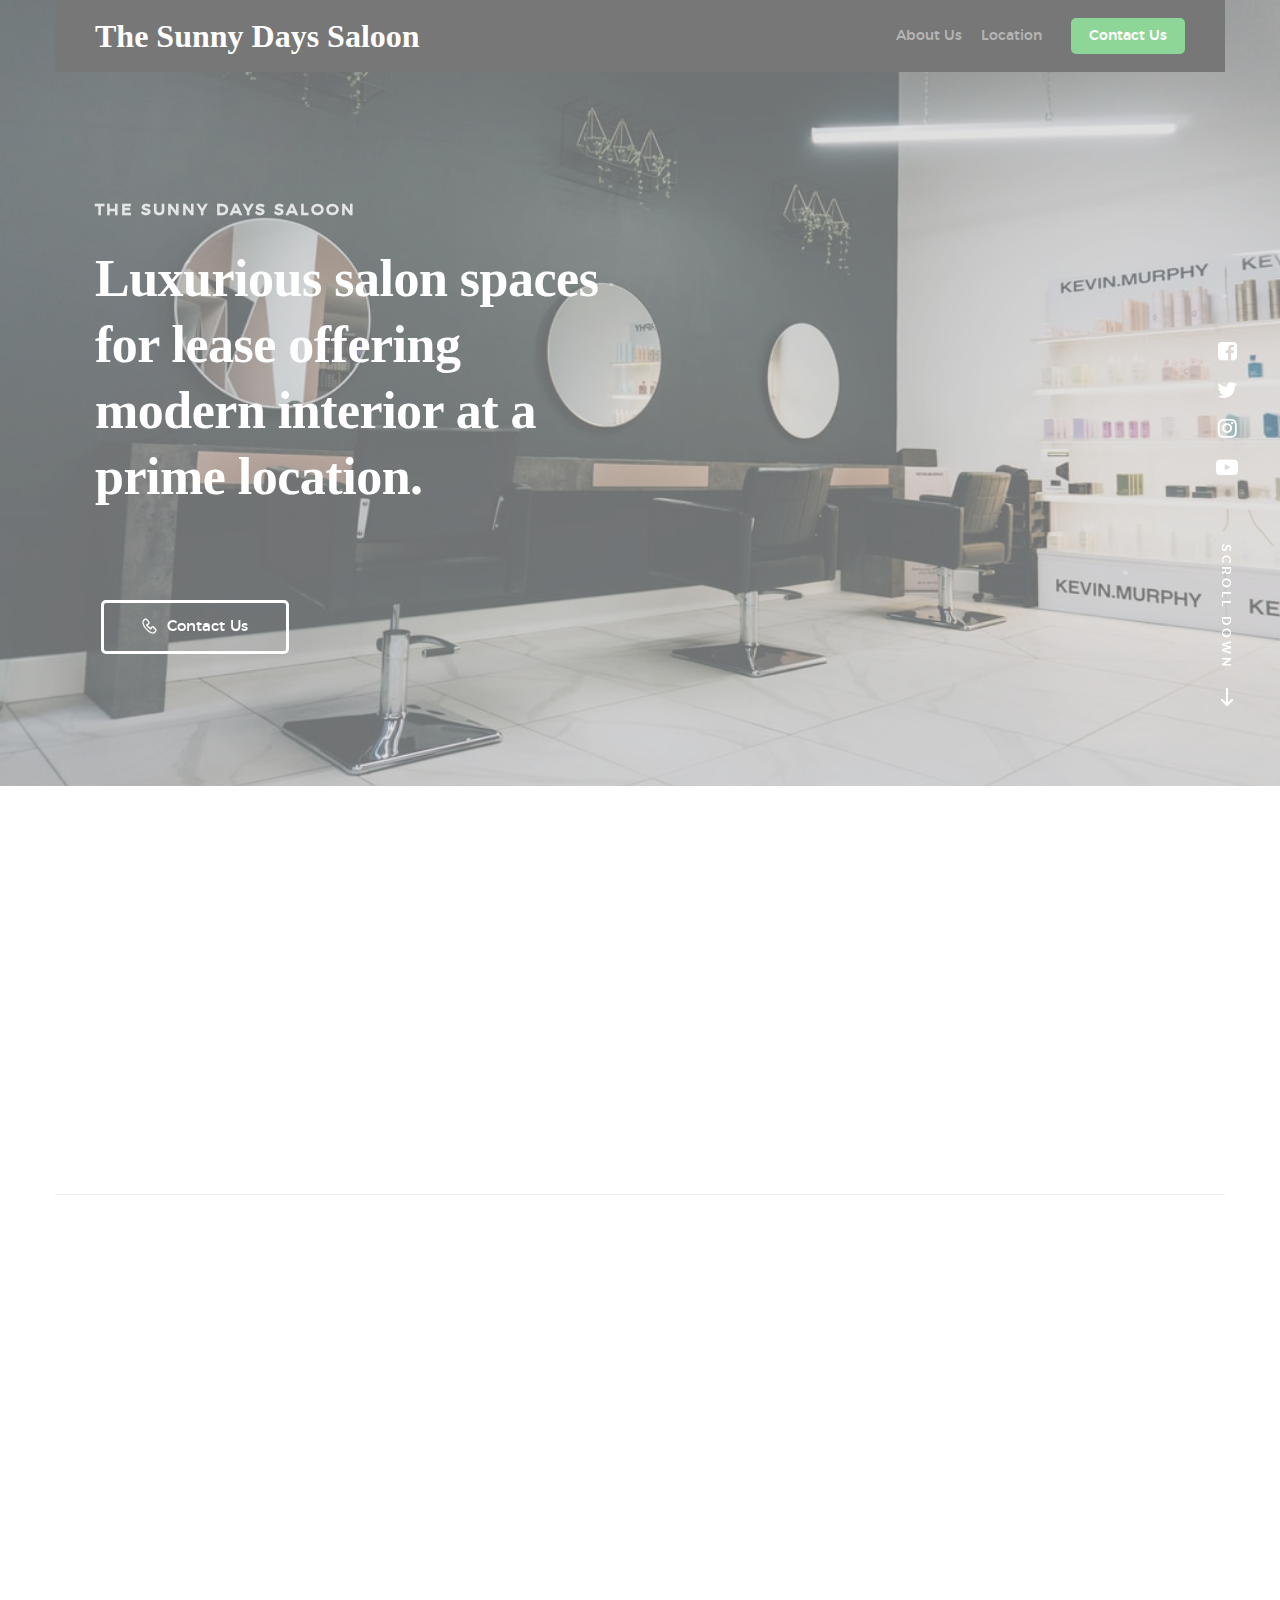
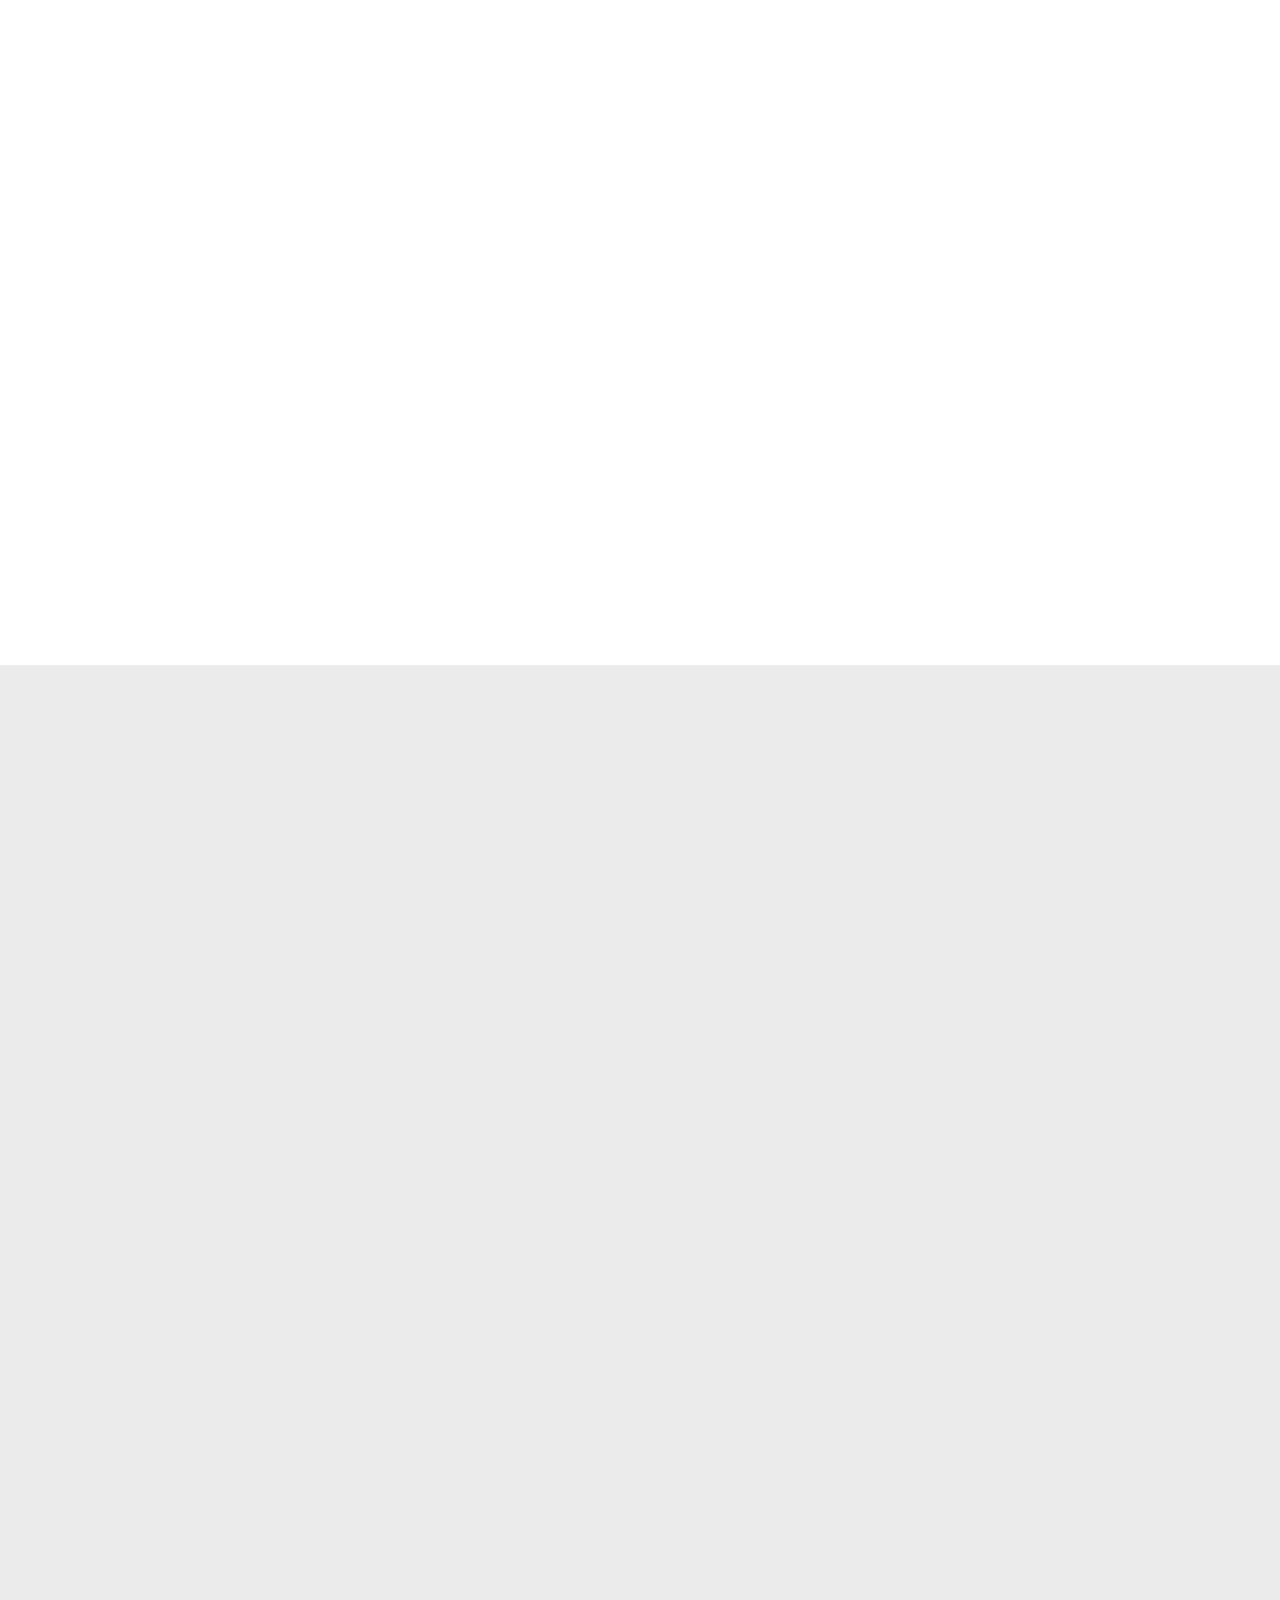
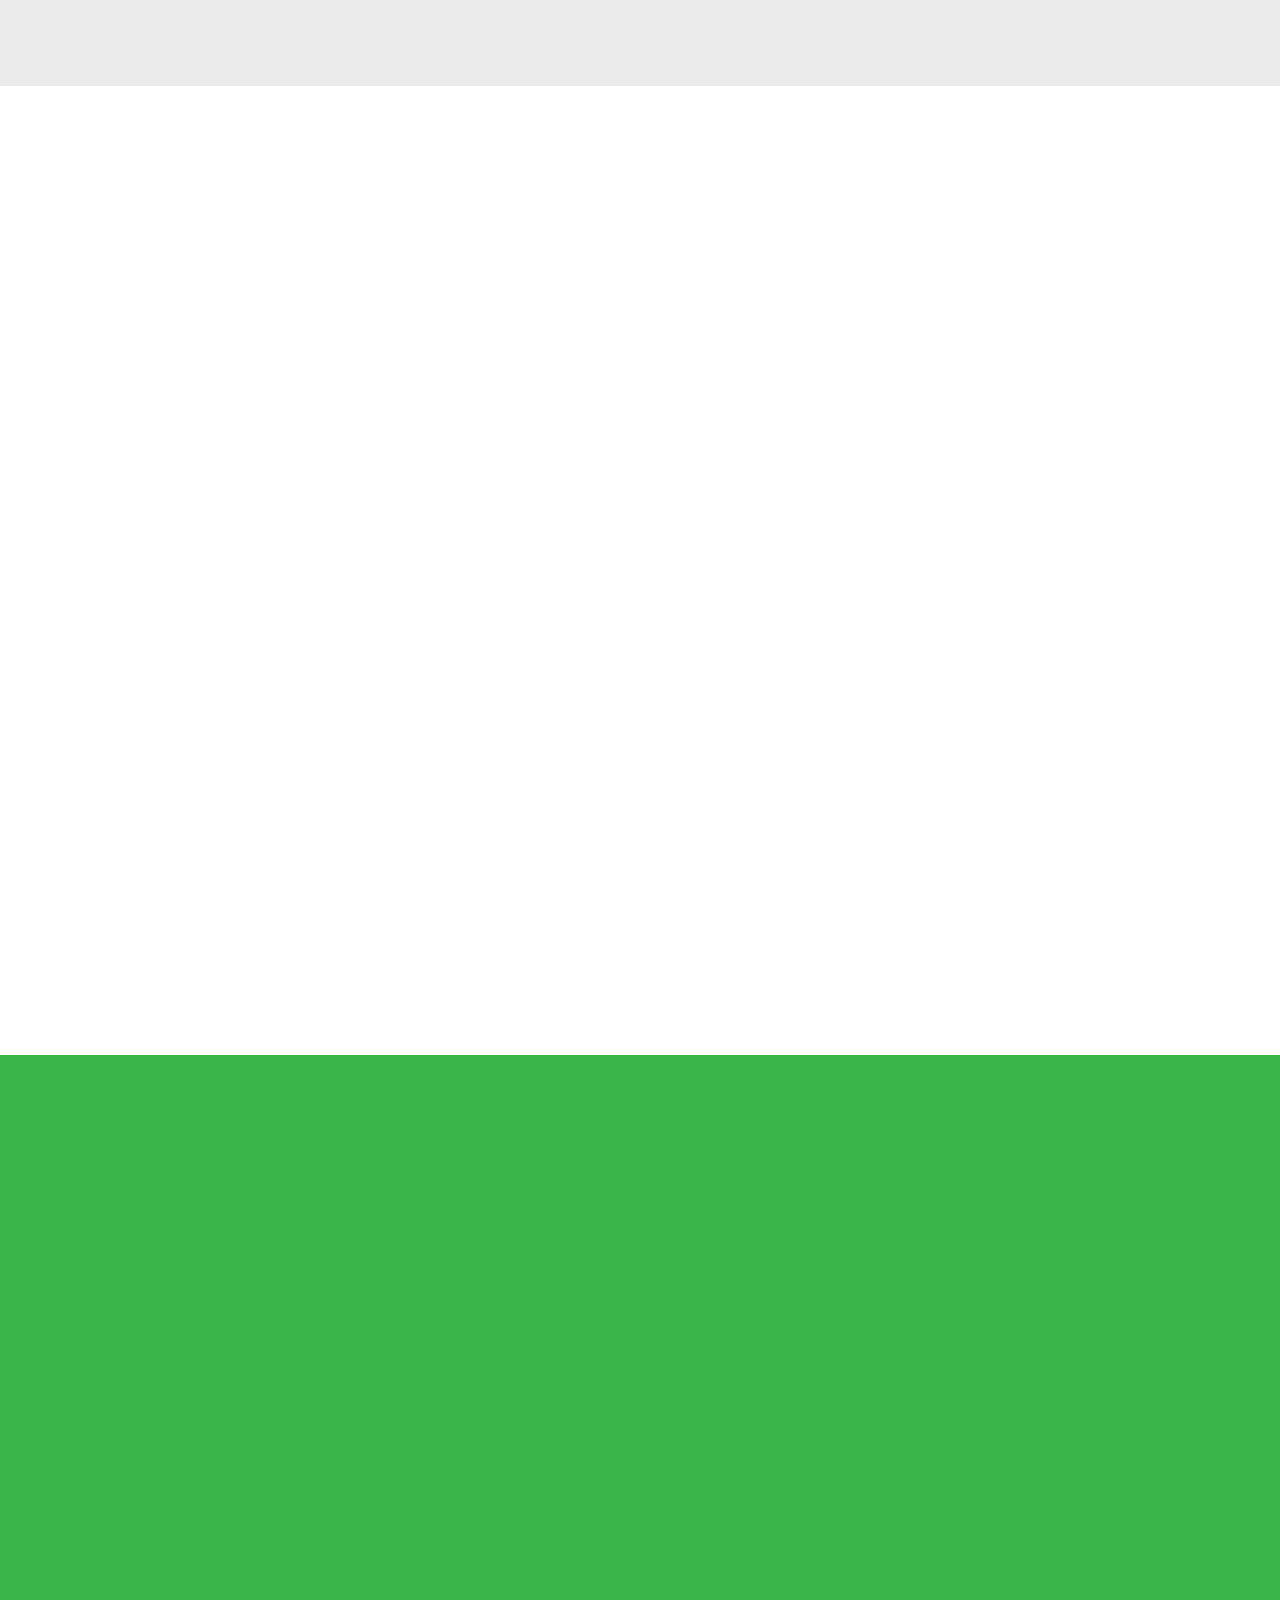
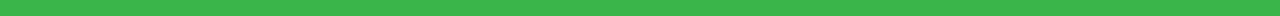
<file: index.html>
<!DOCTYPE html>
<!--[if lt IE 9 ]><html class="no-js oldie" lang="en"> <![endif]-->
<!--[if IE 9 ]><html class="no-js oldie ie9" lang="en"> <![endif]-->
<!--[if (gte IE 9)|!(IE)]><!-->
<html class="no-js" lang="en">
<!--<![endif]-->

<head>

    <!--- basic page needs
   ================================================== -->
    <meta charset="utf-8">
    <title>The Sunny Days Saloon</title>
    <meta name="description" content="">
    <meta name="author" content="">

    <!-- mobile specific metas
   ================================================== -->
    <meta name="viewport" content="width=device-width, initial-scale=1">

    <!-- CSS
   ================================================== -->
    <link rel="stylesheet" href="css/base.css">
    <link rel="stylesheet" href="css/vendor.css">
    <link rel="stylesheet" href="css/main.css">

    <!-- script
   ================================================== -->
    <script src="js/modernizr.js"></script>
    <script src="js/pace.min.js"></script>

    <!-- favicons
	================================================== -->
    <!-- <link rel="shortcut icon" href="favicon.ico" type="image/x-icon">
    <link rel="icon" href="favicon.ico" type="image/x-icon"> -->

</head>

<body id="top">

    <!-- header 
   ================================================== -->
    <header id="header" class="row">

        <div class="header-logo">
            <a href="index.html">The Sunny Days Saloon</a>
        </div>

        <nav id="header-nav-wrap">
            <ul class="header-main-nav">
                <!-- <li class="current"><a class="smoothscroll"  href="#home" title="home">Home</a></li> -->
                <li><a class="smoothscroll" href="#about" title="about">About Us</a></li>
                <li><a class="smoothscroll" href="#pricing" title="pricing">Location</a></li>
                <!-- <li><a class="smoothscroll"  href="#testimonials" title="testimonials">Contact Us</a></li> -->
                <!-- <li><a class="smoothscroll"  href="#download" title="download">Download</a></li>	 -->
            </ul>

            <a href="#" title="sign-up" class="button button-primary cta">Contact Us</a>
        </nav>

        <a class="header-menu-toggle" href="#"><span>Menu</span></a>

    </header> <!-- /header -->


    <!-- home
   ================================================== -->
    <section id="home" data-parallax="scroll" data-image-src="images/studios.jpeg" data-natural-width=3000
        data-natural-height=2000>

        <div class="overlay"></div>
        <div class="home-content">

            <div class="row contents">
                <div class="home-content-left">

                    <h3 data-aos="fade-up">The Sunny Days Saloon</h3>

                    <h1 data-aos="fade-up" style="font-family: 'Gabriola', cursive;">
                        Luxurious salon spaces
                        for lease
                        offering modern interior
                        at a prime location.
                    </h1>

                    <div class="buttons" data-aos="fade-up">
                        <!-- <a href="#download" class="smoothscroll button stroke">
                            <span class="icon-circle-down" aria-hidden="true"></span>
                            Download App
                        </a> -->
                        <a href="" data-lity class="smoothscroll button stroke">
                            <span class="icon-phone" aria-hidden="true"></span>
                            Contact Us
                        </a>
                    </div>

                </div>
                <!-- 
                <div class="home-image-right">
                    <img src="images/iphone-app-470.png" 
                        srcset="images/iphone-app-470.png 1x, images/iphone-app-940.png 2x"  
                        data-aos="fade-up">
                </div> -->
            </div>

        </div> <!-- end home-content -->

        <ul class="home-social-list">
            <li>
                <a href="#"><i class="fa fa-facebook-square"></i></a>
            </li>
            <li>
                <a href="#"><i class="fa fa-twitter"></i></a>
            </li>
            <li>
                <a href="#"><i class="fa fa-instagram"></i></a>
            </li>
            <li>
                <a href="#"><i class="fa fa-youtube-play"></i></a>
            </li>
        </ul>
        <!-- end home-social-list -->

        <div class="home-scrolldown">
            <a href="#about" class="scroll-icon smoothscroll">
                <span>Scroll Down</span>
                <i class="icon-arrow-right" aria-hidden="true"></i>
            </a>
        </div>

    </section> <!-- end home -->


    <!-- about
    ================================================== -->
    <section id="about">

        <div class="row about-intro">

            <div class="col-four">
                <h1 class="intro-header" data-aos="fade-up">About Us</h1>
            </div>
            <div class="col-eight">
                <p class="lead" data-aos="fade-up">
                    Excepteur enim magna veniam labore veniam sint. Ex aliqua esse proident ullamco voluptate. Nisi nisi
                    nisi aliqua eiusmod dolor dolor proident deserunt occaecat elit Lorem reprehenderit. Id culpa veniam
                    ex aliqua magna elit pariatur do nulla. Excepteur enim magna veniam labore veniam sint.
                </p>
            </div>

        </div>

        <div class="row about-features">

            <div class="features-list block-1-3 block-m-1-2 block-mob-full group">

                <div class="bgrid feature" data-aos="fade-up">

                    <!-- <span class="icon"><i class="icon-window"></i></span>             -->

                    <div class="service-content">

                        <img src="images/1.JPG" style="width: 380px; height: 480px;">
                        <!-- <h3>Fully Resposive</h3>

                        <p>Sed ut perspiciatis unde omnis iste natus error sit voluptatem accusantium doloremque laudantium, totam rem aperiam, eaque ipsa quae ab illo inventore veritatis et quasi architecto beatae vitae dicta sunt explicabo. Nemo enim ipsam voluptatem quia voluptas sit aspernatur aut odit aut fugit.
                        </p> -->

                    </div>

                </div> <!-- /bgrid -->

                <div class="bgrid feature" data-aos="fade-up">

                    <!-- <span class="icon"><i class="icon-image"></i></span>                           -->

                    <div class="service-content">
                        <!-- <h3>Retina Ready</h3>  
                            
                        <p>Sed ut perspiciatis unde omnis iste natus error sit voluptatem accusantium doloremque laudantium, totam rem aperiam, eaque ipsa quae ab illo inventore veritatis et quasi architecto beatae vitae dicta sunt explicabo. Nemo enim ipsam voluptatem quia voluptas sit aspernatur aut odit aut fugit.
                        </p> -->
                        <img src="images/2.JPG" style="width: 380px; height: 480px;">

                    </div>

                </div> <!-- /bgrid -->

                <div class="bgrid feature" data-aos="fade-up">

                    <!-- <span class="icon"><i class="icon-paint-brush"></i></span>		             -->

                    <div class="service-content">
                        <!-- <h3>Stylish Design</h3>

                        <p>Sed ut perspiciatis unde omnis iste natus error sit voluptatem accusantium doloremque laudantium, totam rem aperiam, eaque ipsa quae ab illo inventore veritatis et quasi architecto beatae vitae dicta sunt explicabo. Nemo enim ipsam voluptatem quia voluptas sit aspernatur aut odit aut fugit.
                        </p>  -->
                        <img src="images/3.JPG" style="width: 380px; height: 480px;">
                    </div>

                </div> <!-- /bgrid -->

                <div class="bgrid feature" data-aos="fade-up">

                    <!-- <span class="icon"><i class="icon-file"></i></span>	               -->

                    <div class="service-content">
                        <!-- <h3>Clean Code</h3>

                        <p>Sed ut perspiciatis unde omnis iste natus error sit voluptatem accusantium doloremque laudantium, totam rem aperiam, eaque ipsa quae ab illo inventore veritatis et quasi architecto beatae vitae dicta sunt explicabo. Nemo enim ipsam voluptatem quia voluptas sit aspernatur aut odit aut fugit.
                        </p>  -->
                        <img src="images/4.JPG" style="width: 380px; height: 480px;">
                    </div>

                </div> <!-- /bgrid -->

                <div class="bgrid feature" data-aos="fade-up">

                    <!-- <span class="icon"><i class="icon-sliders"></i></span>	             -->

                    <div class="service-content">
                        <!-- <h3>Easy To Customize</h3>

                        <p>Sed ut perspiciatis unde omnis iste natus error sit voluptatem accusantium doloremque laudantium, totam rem aperiam, eaque ipsa quae ab illo inventore veritatis et quasi architecto beatae vitae dicta sunt explicabo. Nemo enim ipsam voluptatem quia voluptas sit aspernatur aut odit aut fugit.
                        </p>                             -->
                        <img src="images/5.JPG" style="width: 380px; height: 480px;">
                    </div>

                </div> <!-- /bgrid -->

                <div class="bgrid feature" data-aos="fade-up">

                    <!-- <span class="icon"><i class="icon-gift"></i></span>	   	            -->

                    <div class="service-content">
                        <!-- <h3>Free of Charge</h3>

                        <p>Sed ut perspiciatis unde omnis iste natus error sit voluptatem accusantium doloremque laudantium, totam rem aperiam, eaque ipsa quae ab illo inventore veritatis et quasi architecto beatae vitae dicta sunt explicabo. Nemo enim ipsam voluptatem quia voluptas sit aspernatur aut odit aut fugit.
                        </p>  -->
                        <img src="images/6.JPG" style="width: 380px; height: 480px;">
                    </div>

                </div> <!-- /bgrid -->

            </div> <!-- end features-list -->

        </div> <!-- end about-features -->



        <!-- <div class="row about-bottom-image">

           <img src="images/app-screens-1200.png" 
                srcset="images/app-screens-600.png 600w, 
                        images/app-screens-1200.png 1200w, 
                        images/app-screens-2800.png 2800w" 
                sizes="(max-width: 2800px) 100vw, 2800px"
                alt="App Screenshots" data-aos="fade-up">

        </div>   end about-bottom-image -->

    </section> <!-- end about -->

    <section id="pricing">

        <div class="row">
            <div class="col-twelve">
                <h1 class="intro-header" data-aos="fade-up">Where to find us?</h1>

            </div>
        </div>
           
            <div class="about-how-content" data-aos="fade-up">
                <!-- <div class="about-how-steps block-1-2 block-tab-full group"> -->

                <div class="map-responsive">

                    <iframe
                        src="https://www.google.com/maps/embed?pb=!1m18!1m12!1m3!1d3515.808803737998!2d-82.35686618563797!3d28.213120982585185!2m3!1f0!2f0!3f0!3m2!1i1024!2i768!4f13.1!3m3!1m2!1s0x88c2b0e53f630b85%3A0x158f46e2fdaf6fc2!2s3842%20Flatiron%20Loop%2C%20Wesley%20Chapel%2C%20FL%2033544%2C%20USA!5e0!3m2!1sen!2sbd!4v1631983890150!5m2!1sen!2sbd"
                        width="1080" height="600" style="border:0;" allowfullscreen="" loading="lazy"></iframe>

                </div>

                <!-- </div>            -->
            <!-- </div> end about-how-content -->


    </section>

    <!-- pricing
    ================================================== -->
    <!-- <section id="pricing">
        <div class="row pricing-content">

            <div class="col-four pricing-intro">
                <h1 class="intro-header" data-aos="fade-up">Our Pricing Options</h1>

                <p data-aos="fade-up">Sed ut perspiciatis unde omnis iste natus error sit voluptatem accusantium doloremque laudantium, totam rem aperiam, eaque ipsa quae ab illo inventore veritatis et quasi architecto beatae vitae dicta sunt explicabo. Sed ut perspiciatis unde omnis iste natus error sit voluptatem accusantium doloremque laudantium. 
                </p>
            </div>

            <div class="col-eight pricing-table">
                <div class="row">

                    <div class="col-six plan-wrap">
                        <div class="plan-block" data-aos="fade-up"> 

                            <div class="plan-top-part">
                                <h3 class="plan-block-title">Lite Plan</h3>
                                <p class="plan-block-price"><sup>$</sup>25</p>
                                <p class="plan-block-per">Per Month</p>
                            </div>

                            <div class="plan-bottom-part">
                                <ul class="plan-block-features">
                                    <li><span>3GB</span> Storage</li>
                                    <li><span>10GB</span> Bandwidth</li>	                  
                                    <li><span>5</span> Databases</li>		                  
                                    <li><span>30</span> Email Accounts</li>
                                </ul>

                                <a class="button button-primary large" href="">Get Started</a>
                            </div>  
                     
                        </div>
                    </div> 

                    <div class="col-six plan-wrap">
                        <div class="plan-block primary" data-aos="fade-up">

                            <div class="plan-top-part">
                                <h3 class="plan-block-title">Pro Plan</h3>
                                <p class="plan-block-price"><sup>$</sup>50</p>
                                <p class="plan-block-per">Per Month</p>
                            </div>

                            <div class="plan-bottom-part">
                                <ul class="plan-block-features">
                                    <li><span>5GB</span> Storage</li>
                                    <li><span>20GB</span> Bandwidth</li>	                  
                                    <li><span>15</span> Databases</li>		                  
                                    <li><span>70</span> Email Accounts</li>
                                </ul>

                                <a class="button button-primary large" href="">Get Started</a>
                            </div>

                        </div>
                    </div> 

                </div>               
            </div> 

        </div> 
    </section> end pricing -->


    <!-- Testimonials Section
    ================================================== -->
    <section id="testimonials">

        <div class="row">
            <div class="col-twelve">
                <h1 class="intro-header" data-aos="fade-up">What They Say About Us.</h1>
            </div>
        </div>

        <div class="row owl-wrap">

            <div id="testimonial-slider" data-aos="fade-up">

                <div class="slides owl-carousel">

                    <div>
                        <p>
                            Your work is going to fill a large part of your life, and the only way to be truly satisfied
                            is
                            to do what you believe is great work. And the only way to do great work is to love what you
                            do.
                            If you haven't found it yet, keep looking. Don't settle. As with all matters of the heart,
                            you'll know when you find it.
                        </p>

                        <div class="testimonial-author">
                            <img src="images/avatars/user-02.jpg" alt="Author image">
                            <div class="author-info">
                                Steve Jobs
                                <span class="position">CEO, Apple.</span>
                            </div>
                        </div>
                    </div>

                    <div>
                        <p>
                            This is Photoshop's version of Lorem Ipsum. Proin gravida nibh vel velit auctor aliquet.
                            Aenean sollicitudin, lorem quis bibendum auctor, nisi elit consequat ipsum, nec sagittis sem
                            nibh id elit. Duis sed odio sit amet nibh vulputate cursus a sit amet mauris.
                        </p>

                        <div class="testimonial-author">
                            <img src="images/avatars/user-03.jpg" alt="Author image">
                            <div class="author-info">
                                John Doe
                                <span>CEO, ABC Corp.</span>
                            </div>
                        </div>
                    </div>

                </div> <!-- end slides -->

            </div> <!-- end testimonial-slider -->

        </div> <!-- end flex-container -->

    </section> <!-- end testimonials -->


    <!-- download
    ================================================== -->
    <section id="download">

        <div class="row">
            <div class="col-full">
                <h1 class="intro-header" data-aos="fade-up">Contact Us Today!</h1>

                <p class="lead" data-aos="fade-up">
                    Lorem ipsum dolor sit amet, consectetur adipisicing elit, sed do eiusmod tempor incididunt ut labore
                    et dolore magna aliqua. Ut enim ad minim veniam, quis nostrud exercitation ullamco laboris nisi ut
                    aliquip ex ea commodo consequat. Duis aute irure dolor in reprehenderit in voluptate
                </p>

                <!-- <ul class="download-badges">
                    <li><a href="#" title="" class="badge-appstore"  data-aos="fade-up">Contact Us</a></li>
                </ul> -->

            </div>
        </div>

    </section> <!-- end download -->


    <!-- footer
    ================================================== -->
    <!-- <footer>

        <div class="footer-main">
            <div class="row">  

                <div class="col-three md-1-3 tab-full footer-info">            

                    <div class="footer-logo"></div>

                    <p>
                    Lorem ipsum dolor sit amet, consectetur adipiscing elit. Pellentesque in ipsum id orci porta dapibus. Vivamus magna justo, lacinia eget consectetur sed, convallis at tellus. 
                    </p>

                    <ul class="footer-social-list">
                        <li>
                            <a href="#"><i class="fa fa-facebook-square"></i></a>
                        </li>
                        <li>
                            <a href="#"><i class="fa fa-twitter"></i></a>
                        </li>
                        <li>
                            <a href="#"><i class="fa fa-behance"></i></a>
                        </li>
                        <li>
                            <a href="#"><i class="fa fa-dribbble"></i></a>
                        </li>
                        <li>
                            <a href="#"><i class="fa fa-instagram"></i></a>
                        </li>
                    </ul>
                    
                    
                </div> 

                <div class="col-three md-1-3 tab-1-2 mob-full footer-contact">

                    <h4>Contact</h4>

                    <p>
                    1600 Amphitheatre Parkway<br>
                    Mountain View, CA <br>
                    94043 US<br>		        
                    </p>

                    <p>
                    someone@dazzlesite.com <br>
                    Phone: (+63) 555 1212 <br>
                    Fax: (+63) 555 0100    
                    </p>                    

                </div> 

                <div class="col-two md-1-3 tab-1-2 mob-full footer-site-links">

                    <h4>Site Links</h4>

                    <ul class="list-links">
                        <li><a href="#">Home</a></li>
                        <li><a href="#">About Us</a></li>
                        <li><a href="#">Blog</a></li>
                        <li><a href="#">FAQ</a></li>
                        <li><a href="#">Terms</a></li>
                        <li><a href="#">Privacy Policy</a></li>
                    </ul>	      		
                            
                </div> 

                <div class="col-four md-1-2 tab-full footer-subscribe">

                    <h4>Our Newsletter</h4>

                    <p>Lorem ipsum dolor sit amet, consectetur adipisicing elit, sed do eiusmod tempor incididunt ut labore et dolore magna aliqua.</p>

                    <div class="subscribe-form">
                
                        <form id="mc-form" class="group" novalidate="true">

                            <input type="email" value="" name="EMAIL" class="email" id="mc-email" placeholder="Email Address" required=""> 
                
                            <input type="submit" name="subscribe" value="Send">
                
                            <label for="mc-email" class="subscribe-message"></label>
                
                        </form>

                    </div>	      		
                            
                </div>        

            </div> 
        </div> end footer-main -->


    <div class="footer-bottom">

        <div class="row">

            <div class="col-twelve">
                <!-- <div class="copyright">
		         	<span>© Copyright Dazzle 2018.</span> 
		         	<span>Design by <a href="http://www.styleshout.com/">styleshout</a></span>		         	
		         </div> -->

                <div id="go-top">
                    <a class="smoothscroll" title="Back to Top" href="#top"><i class="icon-arrow-up"></i></a>
                </div>
            </div>

        </div> <!-- end footer-bottom -->

    </div>

    </footer>

    <div id="preloader">
        <div id="loader"></div>
    </div>

    <!-- Java Script
    ================================================== -->
    <script src="js/jquery-2.1.3.min.js"></script>
    <script src="js/plugins.js"></script>
    <script src="js/main.js"></script>

</body>

</html>
</file>
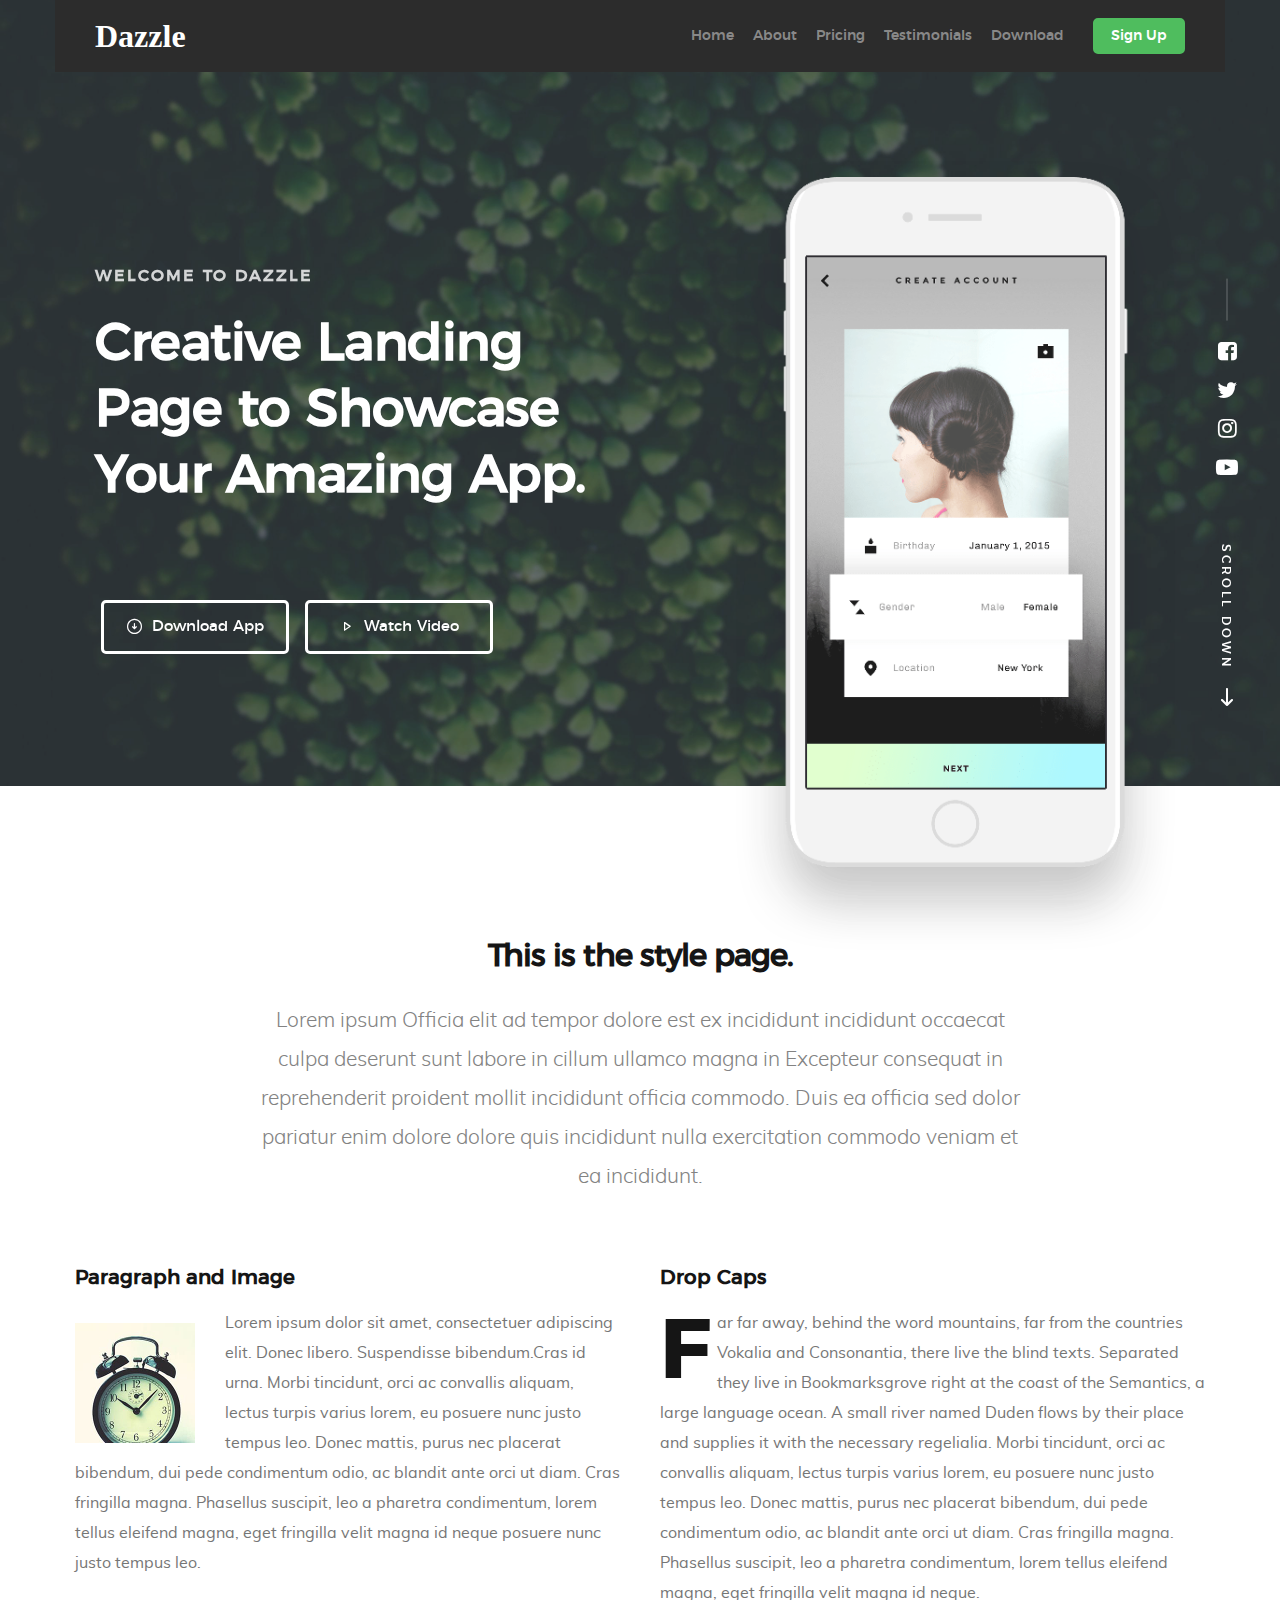
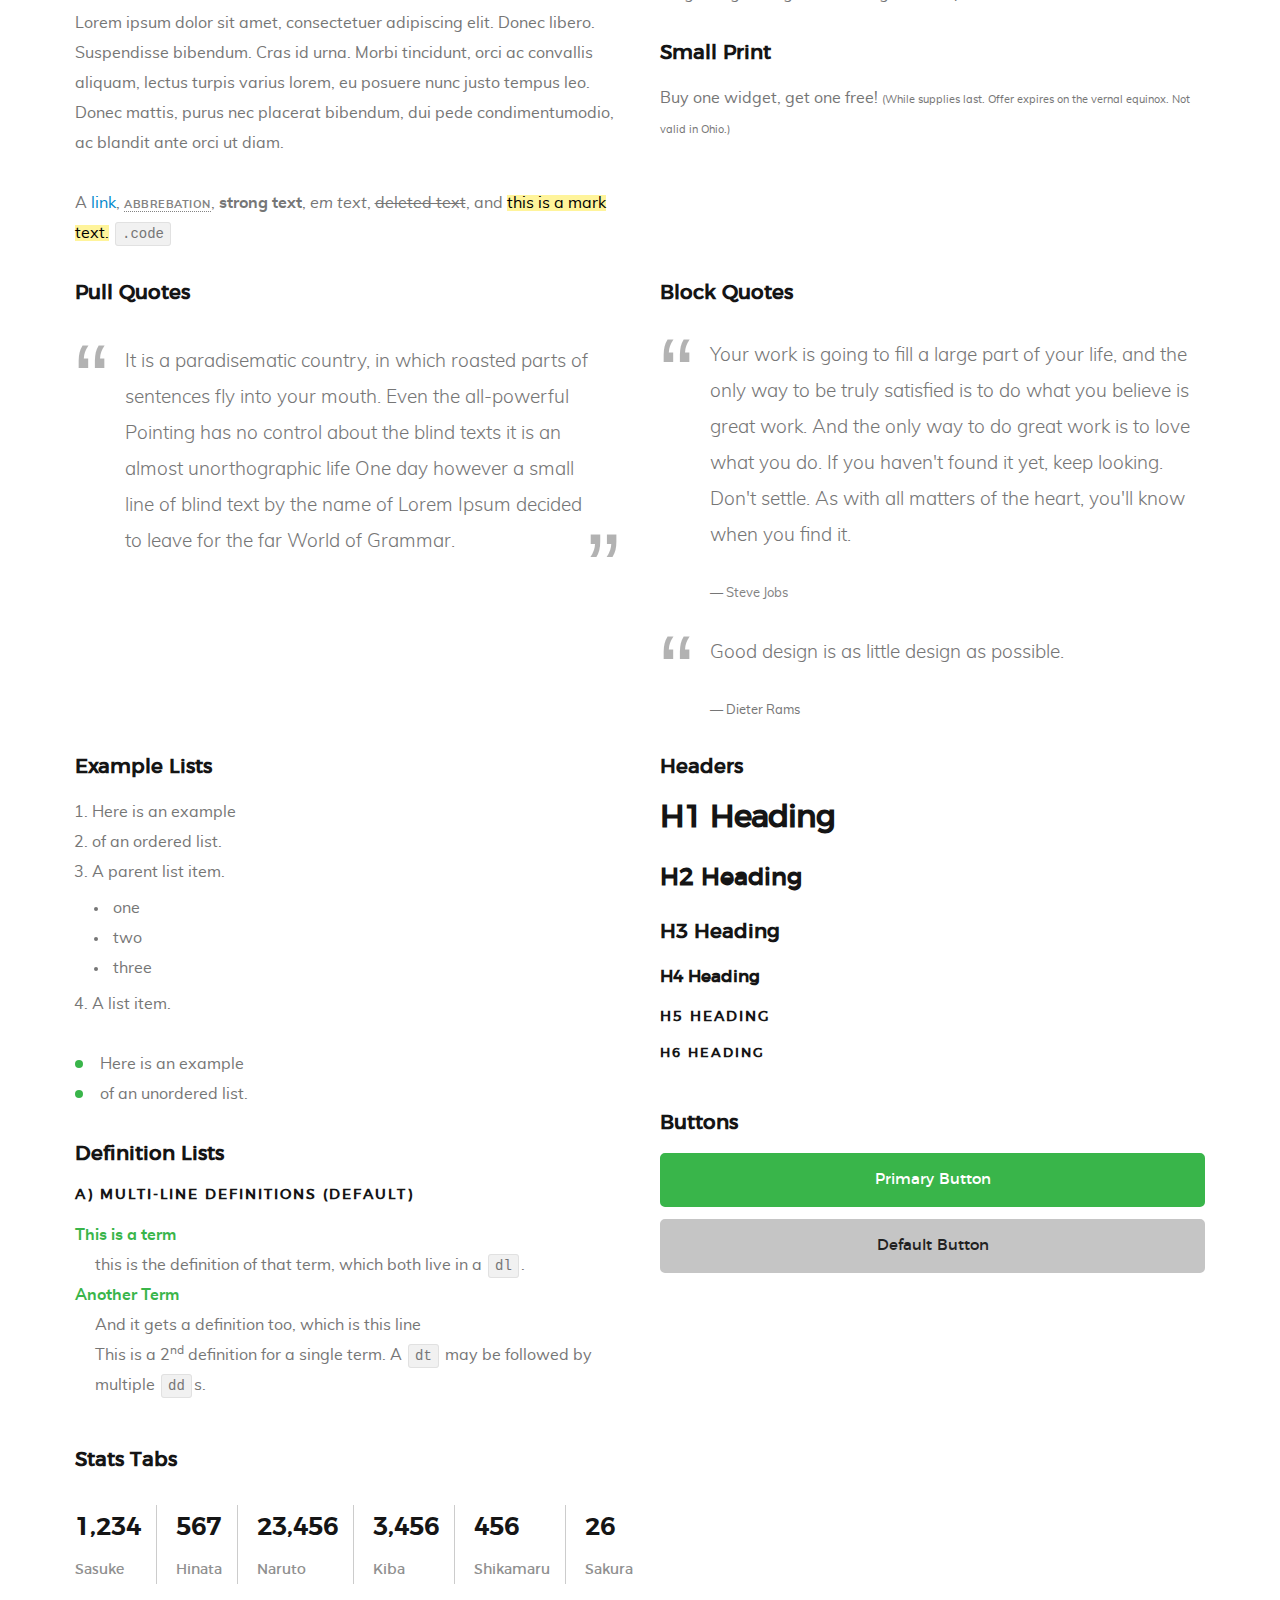
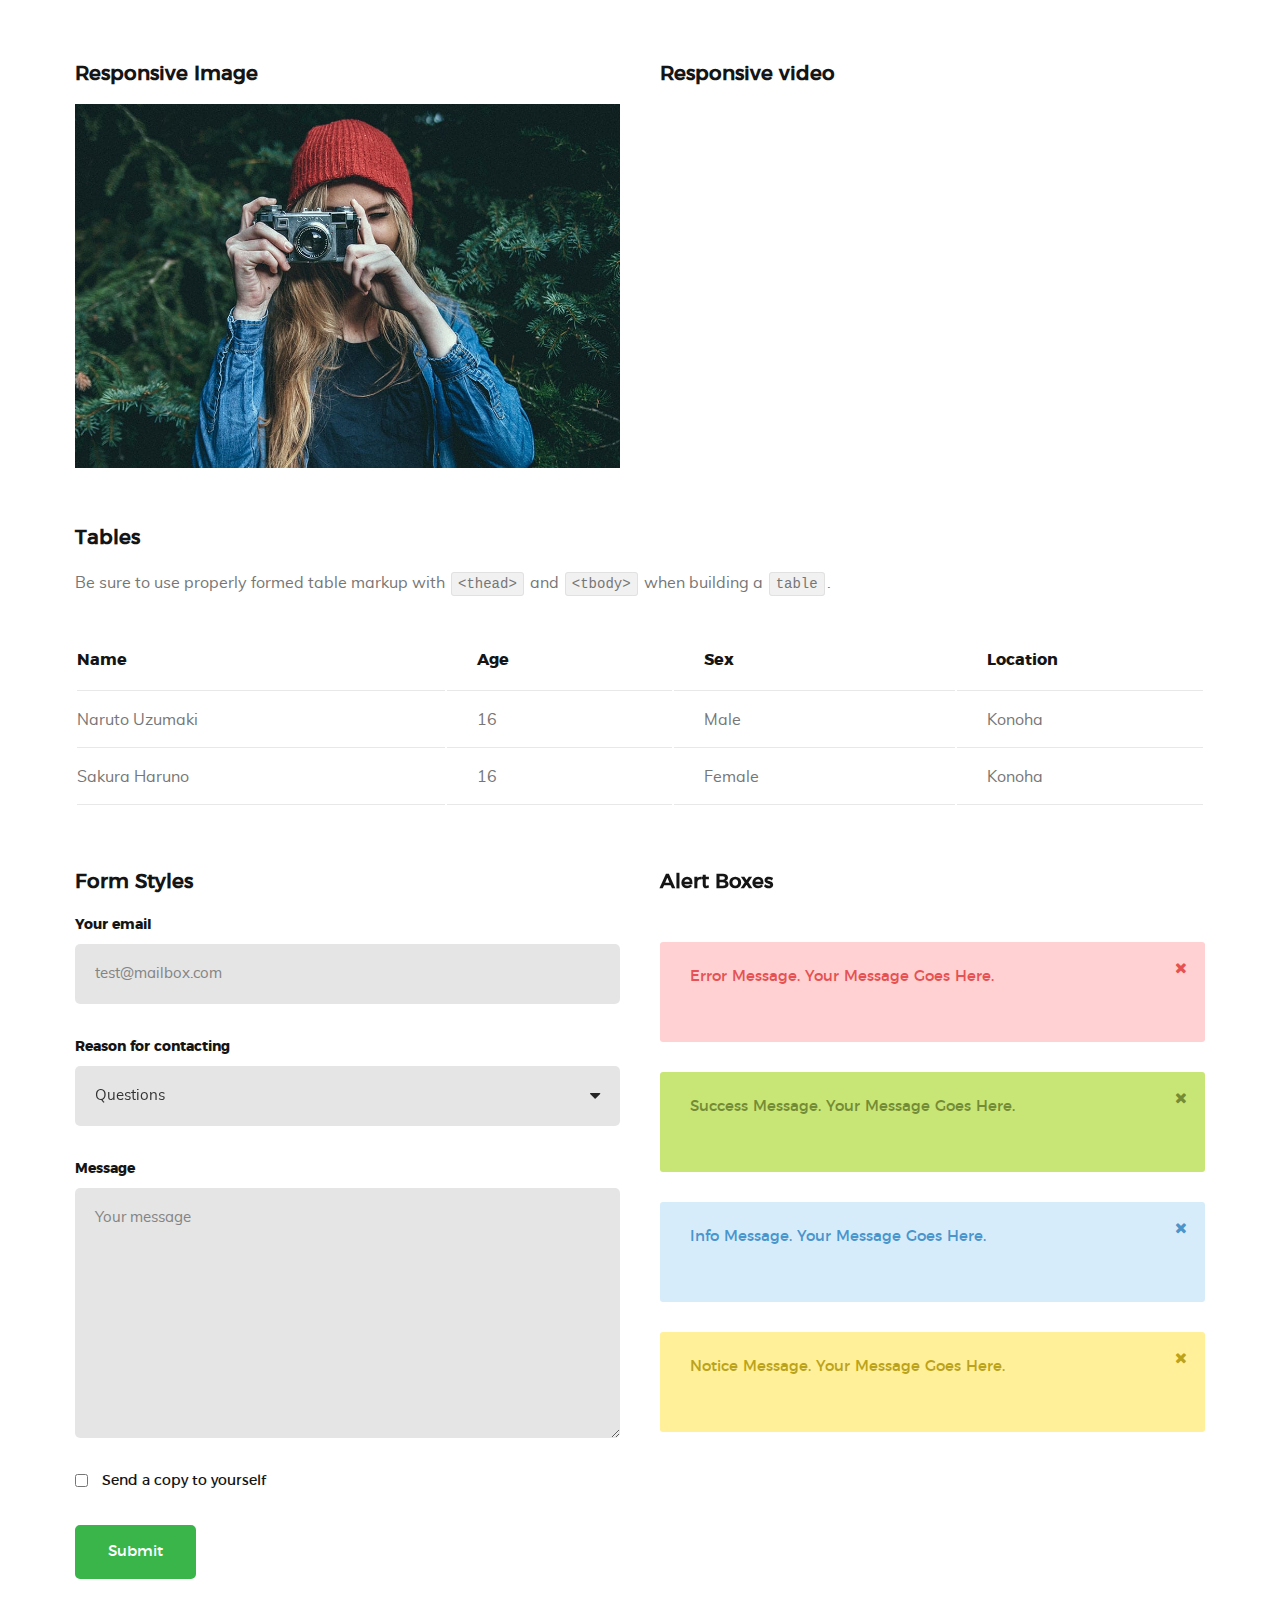
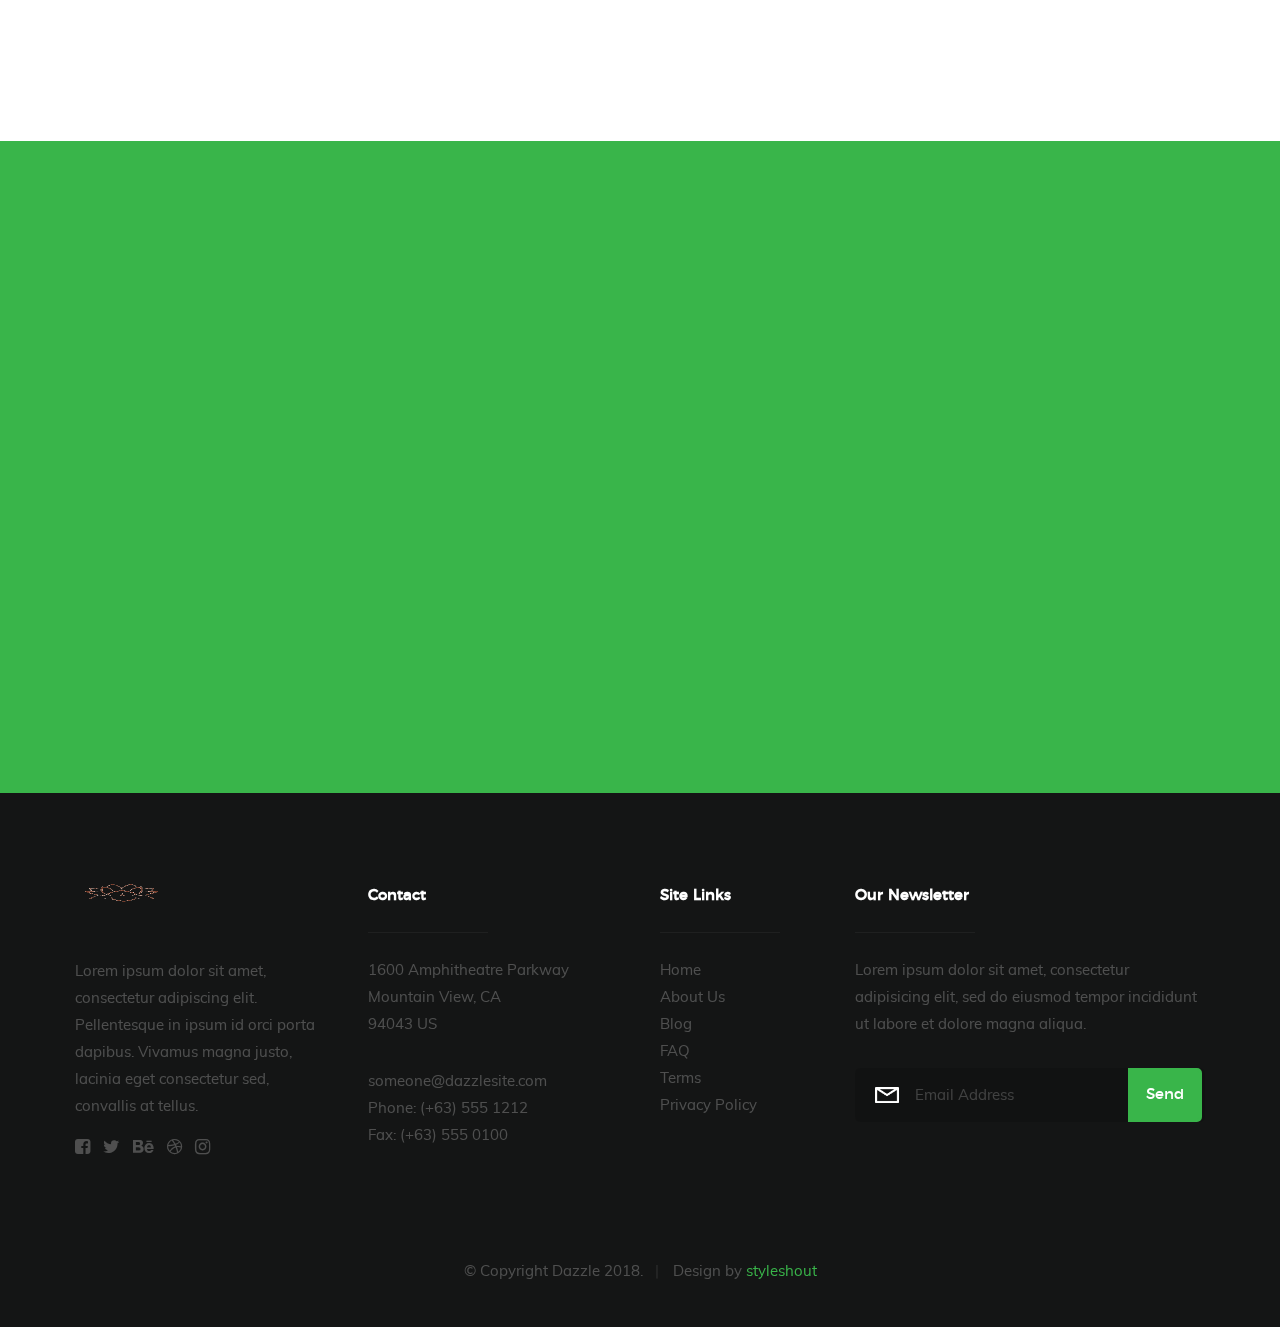
<file: styles.html>
<!DOCTYPE html>
<!--[if lt IE 9 ]><html class="no-js oldie" lang="en"> <![endif]-->
<!--[if IE 9 ]><html class="no-js oldie ie9" lang="en"> <![endif]-->
<!--[if (gte IE 9)|!(IE)]><!-->
<html class="no-js" lang="en">
<!--<![endif]-->

<head>

   <!--- basic page needs
   ================================================== -->
   <meta charset="utf-8">
   <title>Styles - Dazzle</title>
   <meta name="description" content="">
   <meta name="author" content="">

   <!-- mobile specific metas
   ================================================== -->
   <meta name="viewport" content="width=device-width, initial-scale=1">

   <!-- CSS
   ================================================== -->
   <link rel="stylesheet" href="css/base.css">
   <link rel="stylesheet" href="css/vendor.css">
   <link rel="stylesheet" href="css/main.css">

   <style type="text/css" media="screen">
      #styles { 
   	    background: white;
   		 padding-top: 15rem;
   		 padding-bottom: 12rem;   	
   	}      	
   </style>  

   <!-- script
   ================================================== -->
   <script src="js/modernizr.js"></script>
   <script src="js/pace.min.js"></script>

   <!-- favicons
	================================================== -->
   <!-- <link rel="shortcut icon" href="favicon.ico" type="image/x-icon">
   <link rel="icon" href="favicon.ico" type="image/x-icon"> -->

</head>

<body id="top">

    <!-- header 
   ================================================== -->
   <header id="header" class="row">   

		<div class="header-logo">
	   	<a href="index.html">Dazzle</a>
	   </div>

	   <nav id="header-nav-wrap">
			<ul class="header-main-nav">
				<li class="current"><a href="index.html#home" title="home">Home</a></li>
            <li><a href="index.html#about" title="about">About</a></li>
				<li><a href="index.html#pricing" title="pricing">Pricing</a></li>
				<li><a href="index.html#testimonials" title="testimonials">Testimonials</a></li>
				<li><a class="smoothscroll"  href="#download" title="download">Download</a></li>	
			</ul>

         <a href="#" title="sign-up" class="button button-primary cta">Sign Up</a>
		</nav>

		<a class="header-menu-toggle" href="#"><span>Menu</span></a>    	
   	
	</header> <!-- end header -->


   <!-- home
   ================================================== -->
   <section id="home" data-parallax="scroll" data-image-src="images/hero-bg.jpg" data-natural-width=3000 data-natural-height=2000>

        <div class="overlay"></div>
        <div class="home-content">        

                <div class="row contents">                     
                     <div class="home-content-left">

                        <h3 data-aos="fade-up">Welcome to Dazzle</h3>

                        <h1 data-aos="fade-up">
                            Creative Landing <br>
                            Page to Showcase <br>
                            Your Amazing App.
                        </h1>

                        <div class="buttons" data-aos="fade-up">
                            <a href="#download" class="smoothscroll button stroke">
                                <span class="icon-circle-down" aria-hidden="true"></span>
                                Download App
                            </a>
                            <a href="http://player.vimeo.com/video/14592941?title=0&amp;byline=0&amp;portrait=0&amp;color=39b54a" data-lity class="button stroke">
                                <span class="icon-play" aria-hidden="true"></span>
                                Watch Video
                            </a>
                        </div>                                         

                     </div>

                     <div class="home-image-right">
                        <img src="images/iphone-app-470.png" 
                             srcset="images/iphone-app-470.png 1x, images/iphone-app-940.png 2x"  
                             data-aos="fade-up">
                     </div>
                </div>            
        </div>

        <ul class="home-social-list">
            <li>
                <a href="#"><i class="fa fa-facebook-square"></i></a>
            </li>
            <li>
                <a href="#"><i class="fa fa-twitter"></i></a>
            </li>
            <li>
                <a href="#"><i class="fa fa-instagram"></i></a>
            </li>
            <li>
                <a href="#"><i class="fa fa-youtube-play"></i></a>
            </li>
        </ul>
        <!-- end home-social-list -->

        <div class="home-scrolldown">
            <a href="#styles" class="scroll-icon smoothscroll">
                <span>Scroll Down</span>
                <i class="icon-arrow-right" aria-hidden="true"></i>
            </a>
        </div>

   </section> <!-- end home -->  


   <!-- styles
   ================================================== -->
   <section id="styles">
		
	   <div class="row narrow add-bottom text-center">

   	   <div class="col-twelve tab-full">

   		   <h1>This is the style page.</h1>

   			<p class="lead">Lorem ipsum Officia elit ad tempor dolore est ex incididunt incididunt occaecat culpa deserunt sunt labore in cillum ullamco magna in Excepteur consequat in reprehenderit proident mollit incididunt officia commodo.
   			Duis ea officia sed dolor pariatur enim dolore dolore quis incididunt nulla exercitation commodo veniam et ea incididunt.</p>   			

   		</div>

     	</div>

     	<div class="row">

     		<div class="col-six tab-full">

		     	<h3>Paragraph and Image</h3>

		      <p><a href="#"><img width="120" height="120" class="pull-left" alt="sample-image" src="images/sample-image.jpg"></a>
		  		Lorem ipsum dolor sit amet, consectetuer adipiscing elit. Donec libero. Suspendisse bibendum.Cras id urna. Morbi tincidunt, orci ac convallis aliquam, lectus turpis varius lorem, eu posuere nunc justo tempus leo. Donec mattis, purus nec placerat bibendum, dui pede condimentum odio, ac blandit ante orci ut diam. Cras fringilla magna. Phasellus suscipit, leo a pharetra condimentum, lorem tellus eleifend magna, eget fringilla velit magna id neque posuere nunc justo tempus leo. </p>

		  		<p>
		  		Lorem ipsum dolor sit amet, consectetuer adipiscing elit. Donec libero. Suspendisse bibendum. Cras id urna. Morbi tincidunt, orci ac convallis aliquam, lectus turpis varius lorem, eu posuere nunc justo tempus leo. Donec mattis, purus nec placerat bibendum, dui pede condimentumodio, ac blandit ante orci ut diam.	
	 			</p>

	         <p>A <a href="#">link</a>,
	  			<abbr title="this really isn't a very good description">abbrebation</abbr>,
	  			<strong>strong text</strong>,
	         <em>em text</em>,
	  			<del>deleted text</del>, and
	         <mark>this is a mark text.</mark>
	         <code>.code</code>
	         </p>

	      </div>

	      <div class="col-six tab-full">

	         <h3>Drop Caps</h3>

		      <p class="drop-cap">Far far away, behind the word mountains, far from the countries Vokalia and Consonantia,
		      there live the blind texts. Separated they live in Bookmarksgrove right at the coast of the
		      Semantics, a large language ocean. A small river named Duden flows by their place and supplies it with the necessary regelialia. Morbi tincidunt, orci ac convallis aliquam, lectus turpis varius lorem, eu	posuere nunc justo tempus leo. Donec mattis, purus nec placerat bibendum, dui pede condimentum odio, ac blandit ante orci ut diam. Cras fringilla magna. Phasellus suscipit, leo a pharetra condimentum, lorem tellus eleifend magna, eget fringilla velit magna id neque.
				</p>

			   <h3>Small Print</h3>

			   <p>Buy one widget, get one free!
				<small>(While supplies last. Offer expires on the vernal equinox. Not valid in Ohio.)</small>
				</p>

			</div>	         

		</div> <!-- end row -->

		<div class="row">

		  	<div class="col-six tab-full">

		      <h3>Pull Quotes</h3>

		      <aside class="pull-quote">
				   <blockquote>
					   <p>It is a paradisematic country, in which roasted parts of
		            sentences fly into your mouth. Even the all-powerful Pointing has no control about the blind
		            texts it is an almost unorthographic life One day however a small line of blind text by the name
		            of Lorem Ipsum decided to leave for the far World of Grammar.</p>
					</blockquote>
				</aside>

		   </div>

		   <div class="col-six tab-full">

		      <h3>Block Quotes</h3>

		      <blockquote cite="http://where-i-got-my-info-from.com">
				   <p>Your work is going to fill a large part of your life, and the only way to be truly satisfied is
		         to do what you believe is great work. And the only way to do great work is to love what you do.
		         If you haven't found it yet, keep looking. Don't settle. As with all matters of the heart, you'll know when you find it.
		         </p>
					<cite>
					   <a href="#">Steve Jobs</a>
					</cite>
			   </blockquote>

		      <blockquote>
		         <p>Good design is as little design as possible.</p>
		         <cite>Dieter Rams</cite>
		      </blockquote>

		   </div>

		</div> <!-- end row -->


		<div class="row half-bottom">

			<div class="col-six tab-full">

			   <h3>Example Lists</h3>

			   <ol>
				   <li>Here is an example</li>
				   <li>of an ordered list.</li>
				   <li>A parent list item.
					  	<ul>
				  			<li>one</li>
				  			<li>two</li>
					   		<li>three</li>
					   </ul>
					</li>
					<li>A list item.</li>
				</ol>

			   <ul class="disc">
				   <li>Here is an example</li>
				   <li>of an unordered list.</li>
				</ul>	

				<h3>Definition Lists</h3>	            

			   <h5>a) Multi-line Definitions (default) </h5>

			   <dl>
				   <dt><strong>This is a term</strong></dt>
				      <dd>this is the definition of that term, which both live in a <code>dl</code>.</dd>
				   <dt><strong>Another Term</strong></dt>
				      <dd>And it gets a definition too, which is this line</dd>
				      <dd>This is a 2<sup>nd</sup> definition for a single term. A <code>dt</code> may be followed by multiple <code>dd</code>s.</dd>
			   </dl>

		   </div>

		   <div class="col-six tab-full">		                  

		      <h3>Headers</h3>

		      <h1>H1 Heading</h1>
		      <h2>H2 Heading</h2>
		      <h3>H3 Heading</h3>
		      <h4>H4 Heading</h4>
		      <h5>H5 Heading</h5>
		      <h6>H6 Heading</h6>

		      <br>

		      <h3>Buttons</h3>

		    	<p>
		     		<a class="button button-primary full-width" href="#">Primary Button</a>
		     		<a class="button full-width" href="#">Default Button</a>
		     	</p>

		   </div>

		</div> <!-- end row -->


		<div class="row half-bottom">

		   <div class="col-twelve">

		    	<h3>Stats Tabs</h3>

		      <ul class="stats-tabs">
				   <li><a href="#">1,234 <em>Sasuke</em></a></li>
				   <li><a href="#">567 <em>Hinata</em></a></li>
				   <li><a href="#">23,456 <em>Naruto</em></a></li>
				   <li><a href="#">3,456 <em>Kiba</em></a></li>
				   <li><a href="#">456 <em>Shikamaru</em></a></li>
				   <li><a href="#">26 <em>Sakura</em></a></li>
				</ul>	      		

		   </div>	      	

		</div> <!-- end row -->


		<div class="row half-bottom">

	      <div class="col-six tab-full">

      		<h3>Responsive Image</h3>
      		<p><img src="images/shutterbug.jpg"></p>

      	</div>

      	<div class="col-six tab-full">

      		<h3>Responsive video</h3>

      		<div class="fluid-video-wrapper">
               <iframe src="https://player.vimeo.com/video/14592941?title=0&amp;byline=0&amp;portrait=0&amp;color=F64B39" width="500" height="281" frameborder="0" webkitallowfullscreen mozallowfullscreen allowfullscreen></iframe> 
            </div>

      	</div>
	      	
      </div> <!-- end row -->


      <div class="row add-bottom">

	      <div class="col-twelve">

	      	<h3>Tables</h3>
	      	<p>Be sure to use properly formed table markup with <code>&lt;thead&gt;</code> and <code>&lt;tbody&gt;</code> when building a <code>table</code>.</p>

	      	<div class="table-responsive">

	      		<table>
						<thead>
						   <tr>
						 		<th>Name</th>
						      <th>Age</th>
						      <th>Sex</th>
						      <th>Location</th>					    
						   </tr>
						</thead>
						<tbody>
						   <tr>
						      <td>Naruto Uzumaki</td>
						      <td>16</td>
						      <td>Male</td>
						      <td>Konoha</td>					    
						   </tr>
						   <tr>
						      <td>Sakura Haruno</td>
						      <td>16</td>
						      <td>Female</td>
						      <td>Konoha</td>			    
						   </tr>
						</tbody>
				   </table>

	      	</div>     		

	      </div>
	      	
	   </div> <!-- end row -->
		

	   <div class="row">

		   <div class="col-six tab-full">

		      <h3>Form Styles</h3>

		      <form>
			     	<div>
			        	<label for="sampleInput">Your email</label>
			        	<input class="full-width" type="email" placeholder="test@mailbox.com" id="sampleInput">
			      </div>
			      <div>
			        	<label for="sampleRecipientInput">Reason for contacting</label>
			        	<div class="ss-custom-select">
			        		<select class="full-width" id="sampleRecipientInput">
				        		<option value="Option 1">Questions</option>
				        		<option value="Option 2">Report</option>
				        		<option value="Option 3">Others</option>
				        	</select>
			        	</div>			         	
			      </div>
			       
			     	<label for="exampleMessage">Message</label>
			     	<textarea class="full-width" placeholder="Your message" id="exampleMessage"></textarea>

			     	<label class="add-bottom">
			        	<input type="checkbox">			            
			        	<span class="label-text">Send a copy to yourself</span>
			     	</label>
			       
			     	<input class="button-primary" type="submit" value="Submit">

			   </form>	            

		   </div>

		   <div class="col-six tab-full">

		   	<h3>Alert Boxes</h3> 

		   	<br>
			        
            <div class="alert-box ss-error hideit">
		        <p>Error Message. Your Message Goes Here.</p>
		        <i class="fa fa-times close"></i>
		      </div><!-- /error -->
			        
		      <div class="alert-box ss-success hideit">
		        <p>Success Message. Your Message Goes Here.</p>
		        <i class="fa fa-times close"></i>
		      </div><!-- /success -->
			        
		      <div class="alert-box ss-info hideit">
		         <p>Info Message. Your Message Goes Here.</p>
		         <i class="fa fa-times close"></i>
		      </div><!-- /info -->
			        
		      <div class="alert-box ss-notice hideit">
		        <p>Notice Message. Your Message Goes Here.</p>
		        <i class="fa fa-times close"></i>
		      </div><!-- /notice -->
		        
		   </div>	         

		</div> <!-- end row -->

	</section> <!-- end styles -->   
    

   <!-- download
   ================================================== -->
   <section id="download">

      <div class="row">
         <div class="col-full">

            <h1 class="intro-header" data-aos="fade-up">Download Our App Today!</h1>

            <p class="lead" data-aos="fade-up">
            Lorem ipsum dolor sit amet, consectetur adipisicing elit, sed do eiusmod tempor incididunt ut labore et dolore magna aliqua. Ut enim ad minim veniam, quis nostrud exercitation ullamco laboris nisi ut aliquip ex ea commodo consequat. Duis aute irure dolor in reprehenderit in voluptate
            </p>

            <ul class="download-badges">
               <li><a href="#" title="" class="badge-appstore" data-aos="fade-up">App Store</a></li>
               <li><a href="#" title="" class="badge-googleplay" data-aos="fade-up">Play Store</a></li>
            </ul>

         </div>
      </div>

   </section> <!-- end download -->    


   <!-- footer
   ================================================== -->
   <footer>

        <div class="footer-main">
            <div class="row">  

                <div class="col-three md-1-3 tab-full footer-info">            

                    <div class="footer-logo"></div>

                    <p>
                    Lorem ipsum dolor sit amet, consectetur adipiscing elit. Pellentesque in ipsum id orci porta dapibus. Vivamus magna justo, lacinia eget consectetur sed, convallis at tellus. 
                    </p>

                    <ul class="footer-social-list">
                        <li>
                            <a href="#"><i class="fa fa-facebook-square"></i></a>
                        </li>
                        <li>
                            <a href="#"><i class="fa fa-twitter"></i></a>
                        </li>
                        <li>
                            <a href="#"><i class="fa fa-behance"></i></a>
                        </li>
                        <li>
                            <a href="#"><i class="fa fa-dribbble"></i></a>
                        </li>
                        <li>
                            <a href="#"><i class="fa fa-instagram"></i></a>
                        </li>
                    </ul>
                    
                    
                </div> <!-- end footer-info -->

                <div class="col-three md-1-3 tab-1-2 mob-full footer-contact">

                    <h4>Contact</h4>

                    <p>
                    1600 Amphitheatre Parkway<br>
                    Mountain View, CA <br>
                    94043 US<br>		        
                    </p>

                    <p>
                    someone@dazzlesite.com <br>
                    Phone: (+63) 555 1212 <br>
                    Fax: (+63) 555 0100    
                    </p>                    

                </div> <!-- end footer-contact -->  

                <div class="col-two md-1-3 tab-1-2 mob-full footer-site-links">

                    <h4>Site Links</h4>

                    <ul class="list-links">
                        <li><a href="#">Home</a></li>
                        <li><a href="#">About Us</a></li>
                        <li><a href="#">Blog</a></li>
                        <li><a href="#">FAQ</a></li>
                        <li><a href="#">Terms</a></li>
                        <li><a href="#">Privacy Policy</a></li>
                    </ul>	      		
                            
                </div> <!-- end footer-site-links --> 

                <div class="col-four md-1-2 tab-full footer-subscribe">

                    <h4>Our Newsletter</h4>

                    <p>Lorem ipsum dolor sit amet, consectetur adipisicing elit, sed do eiusmod tempor incididunt ut labore et dolore magna aliqua.</p>

                    <div class="subscribe-form">
                
                        <form id="mc-form" class="group" novalidate="true">

                            <input type="email" value="" name="EMAIL" class="email" id="mc-email" placeholder="Email Address" required=""> 
                
                            <input type="submit" name="subscribe" value="Send">
                
                            <label for="mc-email" class="subscribe-message"></label>
                
                        </form>

                    </div>	      		
                            
                </div> <!-- end footer-subscribe -->         

            </div> <!-- /row -->
        </div> <!-- end footer-main -->


      <div class="footer-bottom">

      	<div class="row">

      		<div class="col-twelve">
	      		<div class="copyright">
		         	<span>© Copyright Dazzle 2018.</span> 
		         	<span>Design by <a href="http://www.styleshout.com/">styleshout</a></span>		         	
		         </div>

		         <div id="go-top">
		            <a class="smoothscroll" title="Back to Top" href="#top"><i class="icon-arrow-up"></i></a>
		         </div>         
	      	</div>

      	</div> <!-- end footer-bottom -->     	

      </div>

    </footer>

    <div id="preloader"> 
    	<div id="loader"></div>
    </div>  

    <!-- Java Script
    ================================================== -->
    <script src="js/jquery-2.1.3.min.js"></script>
    <script src="js/plugins.js"></script>
    <script src="js/main.js"></script>

</body>

</html>
</file>
<file: css/base.css>
/* =================================================================== 
 *
 *  Dazzle v1.0 Base Stylesheet
 *  04-27-2017
 *  ------------------------------------------------------------------
 *
 *  TOC:
 *  01. reset 
 *  02. basic/base setup styles
 *  03. grid
 *  04. block grids
 *  05. MISC
 *
 * =================================================================== */


/* ===================================================================
 *  01. reset  
 *  normalize.css v5.0.0 | MIT License | 
 *  github.com/necolas/normalize.css
 *
 * ------------------------------------------------------------------- */

html {
  font-family: sans-serif;
  line-height: 1.15;
  -ms-text-size-adjust: 100%;
  -webkit-text-size-adjust: 100%;
}

body {
  margin: 0;
}

article,
aside,
footer,
header,
nav,
section {
  display: block;
}

h1 {
  font-size: 2em;
  margin: 0.67em 0;
}

figcaption,
figure,
main {
  display: block;
}

figure {
  margin: 1em 40px;
}

hr {
  box-sizing: content-box;
  height: 0;
  overflow: visible;
}

pre {
  font-family: monospace, monospace;
  font-size: 1em;
}

a {
  background-color: transparent;
  -webkit-text-decoration-skip: objects;
}

a:active,
a:hover {
  outline-width: 0;
}

abbr[title] {
  border-bottom: none;
  text-decoration: underline;
  text-decoration: underline dotted;
}

b,
strong {
  font-weight: inherit;
}

b,
strong {
  font-weight: bolder;
}

code,
kbd,
samp {
  font-family: monospace, monospace;
  font-size: 1em;
}

dfn {
  font-style: italic;
}

mark {
  background-color: #ff0;
  color: #000;
}

small {
  font-size: 80%;
}

sub,
sup {
  font-size: 75%;
  line-height: 0;
  position: relative;
  vertical-align: baseline;
}

sub {
  bottom: -0.25em;
}

sup {
  top: -0.5em;
}

audio,
video {
  display: inline-block;
}

audio:not([controls]) {
  display: none;
  height: 0;
}

img {
  border-style: none;
}

svg:not(:root) {
  overflow: hidden;
}

button,
input,
optgroup,
select,
textarea {
  font-family: sans-serif;
  font-size: 100%;
  line-height: 1.15;
  margin: 0;
}

button,
input {
  overflow: visible;
}

button,
select {
  text-transform: none;
}

button,
html [type="button"],
[type="reset"],
[type="submit"] {
  -webkit-appearance: button;
}

button::-moz-focus-inner,
[type="button"]::-moz-focus-inner,
[type="reset"]::-moz-focus-inner,
[type="submit"]::-moz-focus-inner {
  border-style: none;
  padding: 0;
}

button:-moz-focusring,
[type="button"]:-moz-focusring,
[type="reset"]:-moz-focusring,
[type="submit"]:-moz-focusring {
  outline: 1px dotted ButtonText;
}

fieldset {
  border: 1px solid #c0c0c0;
  margin: 0 2px;
  padding: 0.35em 0.625em 0.75em;
}

legend {
  box-sizing: border-box;
  color: inherit;
  display: table;
  max-width: 100%;
  padding: 0;
  white-space: normal;
}

progress {
  display: inline-block;
  vertical-align: baseline;
}

textarea {
  overflow: auto;
}

[type="checkbox"],
[type="radio"] {
  box-sizing: border-box;
  padding: 0;
}

[type="number"]::-webkit-inner-spin-button,
[type="number"]::-webkit-outer-spin-button {
  height: auto;
}

[type="search"] {
  -webkit-appearance: textfield;
  outline-offset: -2px;
}

[type="search"]::-webkit-search-cancel-button,
[type="search"]::-webkit-search-decoration {
  -webkit-appearance: none;
}

::-webkit-file-upload-button {
  -webkit-appearance: button;
  font: inherit;
}

details,
menu {
  display: block;
}

summary {
  display: list-item;
}

canvas {
  display: inline-block;
}

template {
  display: none;
}

[hidden] {
  display: none;
}


/* ===================================================================
 *  02. basic/base setup styles - (_basic.scss)
 *
 * ------------------------------------------------------------------- */

html {
  font-size: 62.5%;
  box-sizing: border-box;
}

*,
*::before,
*::after {
  box-sizing: inherit;
}

body {
  font-weight: normal;
  line-height: 1;
  text-rendering: optimizeLegibility;
  word-wrap: break-word;
  -webkit-overflow-scrolling: touch;
  -webkit-text-size-adjust: none;
}

body,
input,
button {
  -moz-osx-font-smoothing: grayscale;
  -webkit-font-smoothing: antialiased;
}


/* ------------------------------------------------------------------- 
 * Media - (_basic.scss)
 * ------------------------------------------------------------------- */

img,
video {
  max-width: 100%;
  height: auto;
}


/* ------------------------------------------------------------------- 
 * Typography resets - (_basic.scss)
 * ------------------------------------------------------------------- */

div, dl, dt, dd, ul, ol, li, h1, h2, h3, h4, h5, h6, pre, form, p, blockquote, th, td {
  margin: 0;
  padding: 0;
}

h1, h2, h3, h4, h5, h6 {
  -webkit-font-variant-ligatures: common-ligatures;
  -moz-font-variant-ligatures: common-ligatures;
  font-variant-ligatures: common-ligatures;
  text-rendering: optimizeLegibility;
}

em,
i {
  font-style: italic;
  line-height: inherit;
}

strong,
b {
  font-weight: bold;
  line-height: inherit;
}

small {
  font-size: 60%;
  line-height: inherit;
}

ol,
ul {
  list-style: none;
}

li {
  display: block;
}


/* ------------------------------------------------------------------- 
 * links - (_basic.scss)
 * ------------------------------------------------------------------- */

a {
  text-decoration: none;
  line-height: inherit;
}

a img {
  border: none;
}


/* ------------------------------------------------------------------- 
 * inputs - (_basic.scss)
 * ------------------------------------------------------------------- */

fieldset {
  margin: 0;
  padding: 0;
}

input[type="email"],
input[type="number"],
input[type="search"],
input[type="text"],
input[type="tel"],
input[type="url"],
input[type="password"],
textarea {
  -webkit-appearance: none;
  -moz-appearance: none;
  -ms-appearance: none;
  -o-appearance: none;
  appearance: none;
}


/* ===================================================================
 *  03. grid - (_grid.scss)
 *
 * ------------------------------------------------------------------- */

.row {
  width: 94%;
  max-width: 1170px;
  margin: 0 auto;
}

.row:after {
  content: "";
  display: table;
  clear: both;
}

.row .row {
  width: auto;
  max-width: none;
  margin-left: -20px;
  margin-right: -20px;
}

[class*="col-"],
.bgrid {
  float: left;
}

[class*="col-"]+[class*="col-"].end {
  float: right;
}

[class*="col-"] {
  padding: 0 20px;
}

.col-one {
  width: 8.33333%;
}

.col-two,
.col-1-6 {
  width: 16.66667%;
}

.col-three,
.col-1-4 {
  width: 25%;
}

.col-four,
.col-1-3 {
  width: 33.33333%;
}

.col-five {
  width: 41.66667%;
}

.col-six,
.col-1-2 {
  width: 50%;
}

.col-seven {
  width: 58.33333%;
}

.col-eight,
.col-2-3 {
  width: 66.66667%;
}

.col-nine,
.col-3-4 {
  width: 75%;
}

.col-ten,
.col-5-6 {
  width: 83.33333%;
}

.col-eleven {
  width: 91.66667%;
}

.col-twelve,
.col-full {
  width: 100%;
}


/* ------------------------------------------------------------------- 
 * medium size devices - (_grid.scss)
 * ------------------------------------------------------------------- */

@media only screen and (max-width: 1024px) {
  .row .row {
    margin-left: -18px;
    margin-right: -18px;
  }
  [class*="col-"] {
    padding: 0 18px;
  }
  .md-two,
  .md-1-6 {
    width: 16.66667%;
  }
  .md-one {
    width: 8.33333%;
  }
  .md-three,
  .md-1-4 {
    width: 25%;
  }
  .md-four,
  .md-1-3 {
    width: 33.33333%;
  }
  .md-five {
    width: 41.66667%;
  }
  .md-six,
  .md-1-2 {
    width: 50%;
  }
  .md-seven {
    width: 58.33333%;
  }
  .md-eight,
  .md-2-3 {
    width: 66.66667%;
  }
  .md-nine,
  .md-3-4 {
    width: 75%;
  }
  .md-ten,
  .md-5-6 {
    width: 83.33333%;
  }
  .md-eleven {
    width: 91.66667%;
  }
  .md-twelve,
  .md-full {
    width: 100%;
  }
}


/* ------------------------------------------------------------------- 
 * tablets - (_grid.scss)
 * ------------------------------------------------------------------- */

@media only screen and (max-width: 768px) {
  .row {
    width: auto;
    padding-left: 30px;
    padding-right: 30px;
  }
  .row .row {
    padding-left: 0;
    padding-right: 0;
    margin-left: -15px;
    margin-right: -15px;
  }
  [class*="col-"] {
    padding: 0 15px;
  }
  .tab-1-4 {
    width: 25%;
  }
  .tab-1-3 {
    width: 33.33333%;
  }
  .tab-1-2 {
    width: 50%;
  }
  .tab-2-3 {
    width: 66.66667%;
  }
  .tab-3-4 {
    width: 75%;
  }
  .tab-full {
    width: 100%;
  }
}


/* ------------------------------------------------------------------- 
 *  mobile devices - (_grid.scss)
 * ------------------------------------------------------------------- */

@media only screen and (max-width: 600px) {
  .row {
    padding-left: 25px;
    padding-right: 25px;
  }
  .row .row {
    margin-left: -10px;
    margin-right: -10px;
  }
  [class*="col-"] {
    padding: 0 10px;
  }
  .mob-1-4 {
    width: 25%;
  }
  .mob-1-3 {
    width: 33.33333%;
  }
  .mob-1-2 {
    width: 50%;
  }
  .mob-2-3 {
    width: 66.66667%;
  }
  .mob-3-4 {
    width: 75%;
  }
  .mob-full {
    width: 100%;
  }
}


/* ------------------------------------------------------------------- 
 * small mobile devices - (_grid.scss)
 * ------------------------------------------------------------------- */

@media only screen and (max-width: 400px) {
  .row .row {
    padding-left: 0;
    padding-right: 0;
    margin-left: 0;
    margin-right: 0;
  }
  [class*="col-"] {
    width: 100% !important;
    float: none !important;
    clear: both !important;
    margin-left: 0;
    margin-right: 0;
    padding: 0;
  }
  [class*="col-"]+[class*="col-"].end {
    float: none;
  }
}


/* ===================================================================
 *  04. block grids - (_grid.scss)
 *
 * ------------------------------------------------------------------- */

[class*="block-"]:after {
  content: "";
  display: table;
  clear: both;
}

.block-1-6 .bgrid {
  width: 16.66667%;
}

.block-1-5 .bgrid {
  width: 20%;
}

.block-1-4 .bgrid {
  width: 25%;
}

.block-1-3 .bgrid {
  width: 33.33333%;
}

.block-1-2 .bgrid {
  width: 50%;
}


/**
 * Clearing for block grid columns. Allow columns with 
 * different heights to align properly.
 */

.block-1-6 .bgrid:nth-child(6n+1),
.block-1-5 .bgrid:nth-child(5n+1),
.block-1-4 .bgrid:nth-child(4n+1),
.block-1-3 .bgrid:nth-child(3n+1),
.block-1-2 .bgrid:nth-child(2n+1) {
  clear: both;
}


/* ------------------------------------------------------------------- 
 * medium size devices - (_grid.scss)
 * ------------------------------------------------------------------- */

@media only screen and (max-width: 1024px) {
  .block-m-1-6 .bgrid {
    width: 16.66667%;
  }
  .block-m-1-5 .bgrid {
    width: 20%;
  }
  .block-m-1-4 .bgrid {
    width: 25%;
  }
  .block-m-1-3 .bgrid {
    width: 33.33333%;
  }
  .block-m-1-2 .bgrid {
    width: 50%;
  }
  .block-m-full .bgrid {
    width: 100%;
    clear: both;
  }
  [class*="block-m-"] .bgrid:nth-child(n) {
    clear: none;
  }
  .block-m-1-6 .bgrid:nth-child(6n+1),
  .block-m-1-5 .bgrid:nth-child(5n+1),
  .block-m-1-4 .bgrid:nth-child(4n+1),
  .block-m-1-3 .bgrid:nth-child(3n+1),
  .block-m-1-2 .bgrid:nth-child(2n+1) {
    clear: both;
  }
}


/* ------------------------------------------------------------------- 
 * tablets - (_grid.scss)
 * ------------------------------------------------------------------- */

@media only screen and (max-width: 768px) {
  .block-tab-1-6 .bgrid {
    width: 16.66667%;
  }
  .block-tab-1-5 .bgrid {
    width: 20%;
  }
  .block-tab-1-4 .bgrid {
    width: 25%;
  }
  .block-tab-1-3 .bgrid {
    width: 33.33333%;
  }
  .block-tab-1-2 .bgrid {
    width: 50%;
  }
  .block-tab-full .bgrid {
    width: 100%;
    clear: both;
  }
  [class*="block-tab-"] .bgrid:nth-child(n) {
    clear: none;
  }
  .block-tab-1-6 .bgrid:nth-child(6n+1),
  .block-tab-1-6 .bgrid:nth-child(5n+1),
  .block-tab-1-4 .bgrid:nth-child(4n+1),
  .block-tab-1-3 .bgrid:nth-child(3n+1),
  .block-tab-1-2 .bgrid:nth-child(2n+1) {
    clear: both;
  }
}


/* ------------------------------------------------------------------- 
 * mobile devices - (_grid.scss)
 * ------------------------------------------------------------------- */

@media only screen and (max-width: 600px) {
  .block-mob-1-6 .bgrid {
    width: 16.66667%;
  }
  .block-mob-1-5 .bgrid {
    width: 20%;
  }
  .block-mob-1-4 .bgrid {
    width: 25%;
  }
  .block-mob-1-3 .bgrid {
    width: 33.33333%;
  }
  .block-mob-1-2 .bgrid {
    width: 50%;
  }
  .block-mob-full .bgrid {
    width: 100%;
    clear: both;
  }
  [class*="block-mob-"] .bgrid:nth-child(n) {
    clear: none;
  }
  .block-mob-1-6 .bgrid:nth-child(6n+1),
  .block-mob-1-5 .bgrid:nth-child(5n+1),
  .block-mob-1-4 .bgrid:nth-child(4n+1),
  .block-mob-1-3 .bgrid:nth-child(3n+1),
  .block-mob-1-2 .bgrid:nth-child(2n+1) {
    clear: both;
  }
}


/* ------------------------------------------------------------------- 
 * stack on small mobile devices - (_grid.scss)
 * ------------------------------------------------------------------- */

@media only screen and (max-width: 400px) {
  .stack .bgrid {
    width: 100% !important;
    float: none !important;
    clear: both !important;
    margin-left: 0;
    margin-right: 0;
  }
}


/* ===================================================================
 *  05. MISC  - (_grid.scss)
 *
 * ------------------------------------------------------------------- */

.group:after {
  content: "";
  display: table;
  clear: both;
}


/* Misc Helper Styles */

.is-hidden {
  display: none;
}

.is-invisible {
  visibility: hidden;
}

.antialiased {
  -webkit-font-smoothing: antialiased;
  -moz-osx-font-smoothing: grayscale;
}

.overflow-hidden {
  overflow: hidden;
}

.remove-bottom {
  margin-bottom: 0;
}

.half-bottom {
  margin-bottom: 1.5rem !important;
}

.add-bottom {
  margin-bottom: 3rem !important;
}

.no-border {
  border: none;
}

.full-width {
  width: 100%;
}

.text-center {
  text-align: center;
}

.text-left {
  text-align: left;
}

.text-right {
  text-align: right;
}

.pull-left {
  float: left;
}

.pull-right {
  float: right;
}

.align-center {
  margin-left: auto;
  margin-right: auto;
  text-align: center;
}


.map-responsive{

  overflow:hidden;

  padding-bottom:56.25%;

  position:relative;

  height:0;

}

.map-responsive iframe{

  left:0;

  top:0;

  height:100%;

  width:100%;

  position:absolute;

}
</file>
<file: css/vendor.css>
/* =================================================================== 
 *
 *  Dazzle v1.0 Vendor/Third Party CSS 
 *  04-27-2017
 *  ------------------------------------------------------------------
 *
 *  TOC:
 *  01. animate on scroll
 *  02. owl carousel
 *  03. lity
 *
 * =================================================================== */


/*! 
 *  01. animate on scroll 
 *  https://michalsnik.github.io/aos/
 *
 */

[data-aos][data-aos][data-aos-duration='50'],
body[data-aos-duration='50'] [data-aos] {
  transition-duration: 50ms;
}

[data-aos][data-aos][data-aos-delay='50'],
body[data-aos-delay='50'] [data-aos] {
  transition-delay: 0;
}

[data-aos][data-aos][data-aos-delay='50'].aos-animate,
body[data-aos-delay='50'] [data-aos].aos-animate {
  transition-delay: 50ms;
}

[data-aos][data-aos][data-aos-duration='100'],
body[data-aos-duration='100'] [data-aos] {
  transition-duration: .1s;
}

[data-aos][data-aos][data-aos-delay='100'],
body[data-aos-delay='100'] [data-aos] {
  transition-delay: 0;
}

[data-aos][data-aos][data-aos-delay='100'].aos-animate,
body[data-aos-delay='100'] [data-aos].aos-animate {
  transition-delay: .1s;
}

[data-aos][data-aos][data-aos-duration='150'],
body[data-aos-duration='150'] [data-aos] {
  transition-duration: .15s;
}

[data-aos][data-aos][data-aos-delay='150'],
body[data-aos-delay='150'] [data-aos] {
  transition-delay: 0;
}

[data-aos][data-aos][data-aos-delay='150'].aos-animate,
body[data-aos-delay='150'] [data-aos].aos-animate {
  transition-delay: .15s;
}

[data-aos][data-aos][data-aos-duration='200'],
body[data-aos-duration='200'] [data-aos] {
  transition-duration: .2s;
}

[data-aos][data-aos][data-aos-delay='200'],
body[data-aos-delay='200'] [data-aos] {
  transition-delay: 0;
}

[data-aos][data-aos][data-aos-delay='200'].aos-animate,
body[data-aos-delay='200'] [data-aos].aos-animate {
  transition-delay: .2s;
}

[data-aos][data-aos][data-aos-duration='250'],
body[data-aos-duration='250'] [data-aos] {
  transition-duration: .25s;
}

[data-aos][data-aos][data-aos-delay='250'],
body[data-aos-delay='250'] [data-aos] {
  transition-delay: 0;
}

[data-aos][data-aos][data-aos-delay='250'].aos-animate,
body[data-aos-delay='250'] [data-aos].aos-animate {
  transition-delay: .25s;
}

[data-aos][data-aos][data-aos-duration='300'],
body[data-aos-duration='300'] [data-aos] {
  transition-duration: .3s;
}

[data-aos][data-aos][data-aos-delay='300'],
body[data-aos-delay='300'] [data-aos] {
  transition-delay: 0;
}

[data-aos][data-aos][data-aos-delay='300'].aos-animate,
body[data-aos-delay='300'] [data-aos].aos-animate {
  transition-delay: .3s;
}

[data-aos][data-aos][data-aos-duration='350'],
body[data-aos-duration='350'] [data-aos] {
  transition-duration: .35s;
}

[data-aos][data-aos][data-aos-delay='350'],
body[data-aos-delay='350'] [data-aos] {
  transition-delay: 0;
}

[data-aos][data-aos][data-aos-delay='350'].aos-animate,
body[data-aos-delay='350'] [data-aos].aos-animate {
  transition-delay: .35s;
}

[data-aos][data-aos][data-aos-duration='400'],
body[data-aos-duration='400'] [data-aos] {
  transition-duration: .4s;
}

[data-aos][data-aos][data-aos-delay='400'],
body[data-aos-delay='400'] [data-aos] {
  transition-delay: 0;
}

[data-aos][data-aos][data-aos-delay='400'].aos-animate,
body[data-aos-delay='400'] [data-aos].aos-animate {
  transition-delay: .4s;
}

[data-aos][data-aos][data-aos-duration='450'],
body[data-aos-duration='450'] [data-aos] {
  transition-duration: .45s;
}

[data-aos][data-aos][data-aos-delay='450'],
body[data-aos-delay='450'] [data-aos] {
  transition-delay: 0;
}

[data-aos][data-aos][data-aos-delay='450'].aos-animate,
body[data-aos-delay='450'] [data-aos].aos-animate {
  transition-delay: .45s;
}

[data-aos][data-aos][data-aos-duration='500'],
body[data-aos-duration='500'] [data-aos] {
  transition-duration: .5s;
}

[data-aos][data-aos][data-aos-delay='500'],
body[data-aos-delay='500'] [data-aos] {
  transition-delay: 0;
}

[data-aos][data-aos][data-aos-delay='500'].aos-animate,
body[data-aos-delay='500'] [data-aos].aos-animate {
  transition-delay: .5s;
}

[data-aos][data-aos][data-aos-duration='550'],
body[data-aos-duration='550'] [data-aos] {
  transition-duration: .55s;
}

[data-aos][data-aos][data-aos-delay='550'],
body[data-aos-delay='550'] [data-aos] {
  transition-delay: 0;
}

[data-aos][data-aos][data-aos-delay='550'].aos-animate,
body[data-aos-delay='550'] [data-aos].aos-animate {
  transition-delay: .55s;
}

[data-aos][data-aos][data-aos-duration='600'],
body[data-aos-duration='600'] [data-aos] {
  transition-duration: .6s;
}

[data-aos][data-aos][data-aos-delay='600'],
body[data-aos-delay='600'] [data-aos] {
  transition-delay: 0;
}

[data-aos][data-aos][data-aos-delay='600'].aos-animate,
body[data-aos-delay='600'] [data-aos].aos-animate {
  transition-delay: .6s;
}

[data-aos][data-aos][data-aos-duration='650'],
body[data-aos-duration='650'] [data-aos] {
  transition-duration: .65s;
}

[data-aos][data-aos][data-aos-delay='650'],
body[data-aos-delay='650'] [data-aos] {
  transition-delay: 0;
}

[data-aos][data-aos][data-aos-delay='650'].aos-animate,
body[data-aos-delay='650'] [data-aos].aos-animate {
  transition-delay: .65s;
}

[data-aos][data-aos][data-aos-duration='700'],
body[data-aos-duration='700'] [data-aos] {
  transition-duration: .7s;
}

[data-aos][data-aos][data-aos-delay='700'],
body[data-aos-delay='700'] [data-aos] {
  transition-delay: 0;
}

[data-aos][data-aos][data-aos-delay='700'].aos-animate,
body[data-aos-delay='700'] [data-aos].aos-animate {
  transition-delay: .7s;
}

[data-aos][data-aos][data-aos-duration='750'],
body[data-aos-duration='750'] [data-aos] {
  transition-duration: .75s;
}

[data-aos][data-aos][data-aos-delay='750'],
body[data-aos-delay='750'] [data-aos] {
  transition-delay: 0;
}

[data-aos][data-aos][data-aos-delay='750'].aos-animate,
body[data-aos-delay='750'] [data-aos].aos-animate {
  transition-delay: .75s;
}

[data-aos][data-aos][data-aos-duration='800'],
body[data-aos-duration='800'] [data-aos] {
  transition-duration: .8s;
}

[data-aos][data-aos][data-aos-delay='800'],
body[data-aos-delay='800'] [data-aos] {
  transition-delay: 0;
}

[data-aos][data-aos][data-aos-delay='800'].aos-animate,
body[data-aos-delay='800'] [data-aos].aos-animate {
  transition-delay: .8s;
}

[data-aos][data-aos][data-aos-duration='850'],
body[data-aos-duration='850'] [data-aos] {
  transition-duration: .85s;
}

[data-aos][data-aos][data-aos-delay='850'],
body[data-aos-delay='850'] [data-aos] {
  transition-delay: 0;
}

[data-aos][data-aos][data-aos-delay='850'].aos-animate,
body[data-aos-delay='850'] [data-aos].aos-animate {
  transition-delay: .85s;
}

[data-aos][data-aos][data-aos-duration='900'],
body[data-aos-duration='900'] [data-aos] {
  transition-duration: .9s;
}

[data-aos][data-aos][data-aos-delay='900'],
body[data-aos-delay='900'] [data-aos] {
  transition-delay: 0;
}

[data-aos][data-aos][data-aos-delay='900'].aos-animate,
body[data-aos-delay='900'] [data-aos].aos-animate {
  transition-delay: .9s;
}

[data-aos][data-aos][data-aos-duration='950'],
body[data-aos-duration='950'] [data-aos] {
  transition-duration: .95s;
}

[data-aos][data-aos][data-aos-delay='950'],
body[data-aos-delay='950'] [data-aos] {
  transition-delay: 0;
}

[data-aos][data-aos][data-aos-delay='950'].aos-animate,
body[data-aos-delay='950'] [data-aos].aos-animate {
  transition-delay: .95s;
}

[data-aos][data-aos][data-aos-duration='1000'],
body[data-aos-duration='1000'] [data-aos] {
  transition-duration: 1s;
}

[data-aos][data-aos][data-aos-delay='1000'],
body[data-aos-delay='1000'] [data-aos] {
  transition-delay: 0;
}

[data-aos][data-aos][data-aos-delay='1000'].aos-animate,
body[data-aos-delay='1000'] [data-aos].aos-animate {
  transition-delay: 1s;
}

[data-aos][data-aos][data-aos-duration='1050'],
body[data-aos-duration='1050'] [data-aos] {
  transition-duration: 1.05s;
}

[data-aos][data-aos][data-aos-delay='1050'],
body[data-aos-delay='1050'] [data-aos] {
  transition-delay: 0;
}

[data-aos][data-aos][data-aos-delay='1050'].aos-animate,
body[data-aos-delay='1050'] [data-aos].aos-animate {
  transition-delay: 1.05s;
}

[data-aos][data-aos][data-aos-duration='1100'],
body[data-aos-duration='1100'] [data-aos] {
  transition-duration: 1.1s;
}

[data-aos][data-aos][data-aos-delay='1100'],
body[data-aos-delay='1100'] [data-aos] {
  transition-delay: 0;
}

[data-aos][data-aos][data-aos-delay='1100'].aos-animate,
body[data-aos-delay='1100'] [data-aos].aos-animate {
  transition-delay: 1.1s;
}

[data-aos][data-aos][data-aos-duration='1150'],
body[data-aos-duration='1150'] [data-aos] {
  transition-duration: 1.15s;
}

[data-aos][data-aos][data-aos-delay='1150'],
body[data-aos-delay='1150'] [data-aos] {
  transition-delay: 0;
}

[data-aos][data-aos][data-aos-delay='1150'].aos-animate,
body[data-aos-delay='1150'] [data-aos].aos-animate {
  transition-delay: 1.15s;
}

[data-aos][data-aos][data-aos-duration='1200'],
body[data-aos-duration='1200'] [data-aos] {
  transition-duration: 1.2s;
}

[data-aos][data-aos][data-aos-delay='1200'],
body[data-aos-delay='1200'] [data-aos] {
  transition-delay: 0;
}

[data-aos][data-aos][data-aos-delay='1200'].aos-animate,
body[data-aos-delay='1200'] [data-aos].aos-animate {
  transition-delay: 1.2s;
}

[data-aos][data-aos][data-aos-duration='1250'],
body[data-aos-duration='1250'] [data-aos] {
  transition-duration: 1.25s;
}

[data-aos][data-aos][data-aos-delay='1250'],
body[data-aos-delay='1250'] [data-aos] {
  transition-delay: 0;
}

[data-aos][data-aos][data-aos-delay='1250'].aos-animate,
body[data-aos-delay='1250'] [data-aos].aos-animate {
  transition-delay: 1.25s;
}

[data-aos][data-aos][data-aos-duration='1300'],
body[data-aos-duration='1300'] [data-aos] {
  transition-duration: 1.3s;
}

[data-aos][data-aos][data-aos-delay='1300'],
body[data-aos-delay='1300'] [data-aos] {
  transition-delay: 0;
}

[data-aos][data-aos][data-aos-delay='1300'].aos-animate,
body[data-aos-delay='1300'] [data-aos].aos-animate {
  transition-delay: 1.3s;
}

[data-aos][data-aos][data-aos-duration='1350'],
body[data-aos-duration='1350'] [data-aos] {
  transition-duration: 1.35s;
}

[data-aos][data-aos][data-aos-delay='1350'],
body[data-aos-delay='1350'] [data-aos] {
  transition-delay: 0;
}

[data-aos][data-aos][data-aos-delay='1350'].aos-animate,
body[data-aos-delay='1350'] [data-aos].aos-animate {
  transition-delay: 1.35s;
}

[data-aos][data-aos][data-aos-duration='1400'],
body[data-aos-duration='1400'] [data-aos] {
  transition-duration: 1.4s;
}

[data-aos][data-aos][data-aos-delay='1400'],
body[data-aos-delay='1400'] [data-aos] {
  transition-delay: 0;
}

[data-aos][data-aos][data-aos-delay='1400'].aos-animate,
body[data-aos-delay='1400'] [data-aos].aos-animate {
  transition-delay: 1.4s;
}

[data-aos][data-aos][data-aos-duration='1450'],
body[data-aos-duration='1450'] [data-aos] {
  transition-duration: 1.45s;
}

[data-aos][data-aos][data-aos-delay='1450'],
body[data-aos-delay='1450'] [data-aos] {
  transition-delay: 0;
}

[data-aos][data-aos][data-aos-delay='1450'].aos-animate,
body[data-aos-delay='1450'] [data-aos].aos-animate {
  transition-delay: 1.45s;
}

[data-aos][data-aos][data-aos-duration='1500'],
body[data-aos-duration='1500'] [data-aos] {
  transition-duration: 1.5s;
}

[data-aos][data-aos][data-aos-delay='1500'],
body[data-aos-delay='1500'] [data-aos] {
  transition-delay: 0;
}

[data-aos][data-aos][data-aos-delay='1500'].aos-animate,
body[data-aos-delay='1500'] [data-aos].aos-animate {
  transition-delay: 1.5s;
}

[data-aos][data-aos][data-aos-duration='1550'],
body[data-aos-duration='1550'] [data-aos] {
  transition-duration: 1.55s;
}

[data-aos][data-aos][data-aos-delay='1550'],
body[data-aos-delay='1550'] [data-aos] {
  transition-delay: 0;
}

[data-aos][data-aos][data-aos-delay='1550'].aos-animate,
body[data-aos-delay='1550'] [data-aos].aos-animate {
  transition-delay: 1.55s;
}

[data-aos][data-aos][data-aos-duration='1600'],
body[data-aos-duration='1600'] [data-aos] {
  transition-duration: 1.6s;
}

[data-aos][data-aos][data-aos-delay='1600'],
body[data-aos-delay='1600'] [data-aos] {
  transition-delay: 0;
}

[data-aos][data-aos][data-aos-delay='1600'].aos-animate,
body[data-aos-delay='1600'] [data-aos].aos-animate {
  transition-delay: 1.6s;
}

[data-aos][data-aos][data-aos-duration='1650'],
body[data-aos-duration='1650'] [data-aos] {
  transition-duration: 1.65s;
}

[data-aos][data-aos][data-aos-delay='1650'],
body[data-aos-delay='1650'] [data-aos] {
  transition-delay: 0;
}

[data-aos][data-aos][data-aos-delay='1650'].aos-animate,
body[data-aos-delay='1650'] [data-aos].aos-animate {
  transition-delay: 1.65s;
}

[data-aos][data-aos][data-aos-duration='1700'],
body[data-aos-duration='1700'] [data-aos] {
  transition-duration: 1.7s;
}

[data-aos][data-aos][data-aos-delay='1700'],
body[data-aos-delay='1700'] [data-aos] {
  transition-delay: 0;
}

[data-aos][data-aos][data-aos-delay='1700'].aos-animate,
body[data-aos-delay='1700'] [data-aos].aos-animate {
  transition-delay: 1.7s;
}

[data-aos][data-aos][data-aos-duration='1750'],
body[data-aos-duration='1750'] [data-aos] {
  transition-duration: 1.75s;
}

[data-aos][data-aos][data-aos-delay='1750'],
body[data-aos-delay='1750'] [data-aos] {
  transition-delay: 0;
}

[data-aos][data-aos][data-aos-delay='1750'].aos-animate,
body[data-aos-delay='1750'] [data-aos].aos-animate {
  transition-delay: 1.75s;
}

[data-aos][data-aos][data-aos-duration='1800'],
body[data-aos-duration='1800'] [data-aos] {
  transition-duration: 1.8s;
}

[data-aos][data-aos][data-aos-delay='1800'],
body[data-aos-delay='1800'] [data-aos] {
  transition-delay: 0;
}

[data-aos][data-aos][data-aos-delay='1800'].aos-animate,
body[data-aos-delay='1800'] [data-aos].aos-animate {
  transition-delay: 1.8s;
}

[data-aos][data-aos][data-aos-duration='1850'],
body[data-aos-duration='1850'] [data-aos] {
  transition-duration: 1.85s;
}

[data-aos][data-aos][data-aos-delay='1850'],
body[data-aos-delay='1850'] [data-aos] {
  transition-delay: 0;
}

[data-aos][data-aos][data-aos-delay='1850'].aos-animate,
body[data-aos-delay='1850'] [data-aos].aos-animate {
  transition-delay: 1.85s;
}

[data-aos][data-aos][data-aos-duration='1900'],
body[data-aos-duration='1900'] [data-aos] {
  transition-duration: 1.9s;
}

[data-aos][data-aos][data-aos-delay='1900'],
body[data-aos-delay='1900'] [data-aos] {
  transition-delay: 0;
}

[data-aos][data-aos][data-aos-delay='1900'].aos-animate,
body[data-aos-delay='1900'] [data-aos].aos-animate {
  transition-delay: 1.9s;
}

[data-aos][data-aos][data-aos-duration='1950'],
body[data-aos-duration='1950'] [data-aos] {
  transition-duration: 1.95s;
}

[data-aos][data-aos][data-aos-delay='1950'],
body[data-aos-delay='1950'] [data-aos] {
  transition-delay: 0;
}

[data-aos][data-aos][data-aos-delay='1950'].aos-animate,
body[data-aos-delay='1950'] [data-aos].aos-animate {
  transition-delay: 1.95s;
}

[data-aos][data-aos][data-aos-duration='2000'],
body[data-aos-duration='2000'] [data-aos] {
  transition-duration: 2s;
}

[data-aos][data-aos][data-aos-delay='2000'],
body[data-aos-delay='2000'] [data-aos] {
  transition-delay: 0;
}

[data-aos][data-aos][data-aos-delay='2000'].aos-animate,
body[data-aos-delay='2000'] [data-aos].aos-animate {
  transition-delay: 2s;
}

[data-aos][data-aos][data-aos-duration='2050'],
body[data-aos-duration='2050'] [data-aos] {
  transition-duration: 2.05s;
}

[data-aos][data-aos][data-aos-delay='2050'],
body[data-aos-delay='2050'] [data-aos] {
  transition-delay: 0;
}

[data-aos][data-aos][data-aos-delay='2050'].aos-animate,
body[data-aos-delay='2050'] [data-aos].aos-animate {
  transition-delay: 2.05s;
}

[data-aos][data-aos][data-aos-duration='2100'],
body[data-aos-duration='2100'] [data-aos] {
  transition-duration: 2.1s;
}

[data-aos][data-aos][data-aos-delay='2100'],
body[data-aos-delay='2100'] [data-aos] {
  transition-delay: 0;
}

[data-aos][data-aos][data-aos-delay='2100'].aos-animate,
body[data-aos-delay='2100'] [data-aos].aos-animate {
  transition-delay: 2.1s;
}

[data-aos][data-aos][data-aos-duration='2150'],
body[data-aos-duration='2150'] [data-aos] {
  transition-duration: 2.15s;
}

[data-aos][data-aos][data-aos-delay='2150'],
body[data-aos-delay='2150'] [data-aos] {
  transition-delay: 0;
}

[data-aos][data-aos][data-aos-delay='2150'].aos-animate,
body[data-aos-delay='2150'] [data-aos].aos-animate {
  transition-delay: 2.15s;
}

[data-aos][data-aos][data-aos-duration='2200'],
body[data-aos-duration='2200'] [data-aos] {
  transition-duration: 2.2s;
}

[data-aos][data-aos][data-aos-delay='2200'],
body[data-aos-delay='2200'] [data-aos] {
  transition-delay: 0;
}

[data-aos][data-aos][data-aos-delay='2200'].aos-animate,
body[data-aos-delay='2200'] [data-aos].aos-animate {
  transition-delay: 2.2s;
}

[data-aos][data-aos][data-aos-duration='2250'],
body[data-aos-duration='2250'] [data-aos] {
  transition-duration: 2.25s;
}

[data-aos][data-aos][data-aos-delay='2250'],
body[data-aos-delay='2250'] [data-aos] {
  transition-delay: 0;
}

[data-aos][data-aos][data-aos-delay='2250'].aos-animate,
body[data-aos-delay='2250'] [data-aos].aos-animate {
  transition-delay: 2.25s;
}

[data-aos][data-aos][data-aos-duration='2300'],
body[data-aos-duration='2300'] [data-aos] {
  transition-duration: 2.3s;
}

[data-aos][data-aos][data-aos-delay='2300'],
body[data-aos-delay='2300'] [data-aos] {
  transition-delay: 0;
}

[data-aos][data-aos][data-aos-delay='2300'].aos-animate,
body[data-aos-delay='2300'] [data-aos].aos-animate {
  transition-delay: 2.3s;
}

[data-aos][data-aos][data-aos-duration='2350'],
body[data-aos-duration='2350'] [data-aos] {
  transition-duration: 2.35s;
}

[data-aos][data-aos][data-aos-delay='2350'],
body[data-aos-delay='2350'] [data-aos] {
  transition-delay: 0;
}

[data-aos][data-aos][data-aos-delay='2350'].aos-animate,
body[data-aos-delay='2350'] [data-aos].aos-animate {
  transition-delay: 2.35s;
}

[data-aos][data-aos][data-aos-duration='2400'],
body[data-aos-duration='2400'] [data-aos] {
  transition-duration: 2.4s;
}

[data-aos][data-aos][data-aos-delay='2400'],
body[data-aos-delay='2400'] [data-aos] {
  transition-delay: 0;
}

[data-aos][data-aos][data-aos-delay='2400'].aos-animate,
body[data-aos-delay='2400'] [data-aos].aos-animate {
  transition-delay: 2.4s;
}

[data-aos][data-aos][data-aos-duration='2450'],
body[data-aos-duration='2450'] [data-aos] {
  transition-duration: 2.45s;
}

[data-aos][data-aos][data-aos-delay='2450'],
body[data-aos-delay='2450'] [data-aos] {
  transition-delay: 0;
}

[data-aos][data-aos][data-aos-delay='2450'].aos-animate,
body[data-aos-delay='2450'] [data-aos].aos-animate {
  transition-delay: 2.45s;
}

[data-aos][data-aos][data-aos-duration='2500'],
body[data-aos-duration='2500'] [data-aos] {
  transition-duration: 2.5s;
}

[data-aos][data-aos][data-aos-delay='2500'],
body[data-aos-delay='2500'] [data-aos] {
  transition-delay: 0;
}

[data-aos][data-aos][data-aos-delay='2500'].aos-animate,
body[data-aos-delay='2500'] [data-aos].aos-animate {
  transition-delay: 2.5s;
}

[data-aos][data-aos][data-aos-duration='2550'],
body[data-aos-duration='2550'] [data-aos] {
  transition-duration: 2.55s;
}

[data-aos][data-aos][data-aos-delay='2550'],
body[data-aos-delay='2550'] [data-aos] {
  transition-delay: 0;
}

[data-aos][data-aos][data-aos-delay='2550'].aos-animate,
body[data-aos-delay='2550'] [data-aos].aos-animate {
  transition-delay: 2.55s;
}

[data-aos][data-aos][data-aos-duration='2600'],
body[data-aos-duration='2600'] [data-aos] {
  transition-duration: 2.6s;
}

[data-aos][data-aos][data-aos-delay='2600'],
body[data-aos-delay='2600'] [data-aos] {
  transition-delay: 0;
}

[data-aos][data-aos][data-aos-delay='2600'].aos-animate,
body[data-aos-delay='2600'] [data-aos].aos-animate {
  transition-delay: 2.6s;
}

[data-aos][data-aos][data-aos-duration='2650'],
body[data-aos-duration='2650'] [data-aos] {
  transition-duration: 2.65s;
}

[data-aos][data-aos][data-aos-delay='2650'],
body[data-aos-delay='2650'] [data-aos] {
  transition-delay: 0;
}

[data-aos][data-aos][data-aos-delay='2650'].aos-animate,
body[data-aos-delay='2650'] [data-aos].aos-animate {
  transition-delay: 2.65s;
}

[data-aos][data-aos][data-aos-duration='2700'],
body[data-aos-duration='2700'] [data-aos] {
  transition-duration: 2.7s;
}

[data-aos][data-aos][data-aos-delay='2700'],
body[data-aos-delay='2700'] [data-aos] {
  transition-delay: 0;
}

[data-aos][data-aos][data-aos-delay='2700'].aos-animate,
body[data-aos-delay='2700'] [data-aos].aos-animate {
  transition-delay: 2.7s;
}

[data-aos][data-aos][data-aos-duration='2750'],
body[data-aos-duration='2750'] [data-aos] {
  transition-duration: 2.75s;
}

[data-aos][data-aos][data-aos-delay='2750'],
body[data-aos-delay='2750'] [data-aos] {
  transition-delay: 0;
}

[data-aos][data-aos][data-aos-delay='2750'].aos-animate,
body[data-aos-delay='2750'] [data-aos].aos-animate {
  transition-delay: 2.75s;
}

[data-aos][data-aos][data-aos-duration='2800'],
body[data-aos-duration='2800'] [data-aos] {
  transition-duration: 2.8s;
}

[data-aos][data-aos][data-aos-delay='2800'],
body[data-aos-delay='2800'] [data-aos] {
  transition-delay: 0;
}

[data-aos][data-aos][data-aos-delay='2800'].aos-animate,
body[data-aos-delay='2800'] [data-aos].aos-animate {
  transition-delay: 2.8s;
}

[data-aos][data-aos][data-aos-duration='2850'],
body[data-aos-duration='2850'] [data-aos] {
  transition-duration: 2.85s;
}

[data-aos][data-aos][data-aos-delay='2850'],
body[data-aos-delay='2850'] [data-aos] {
  transition-delay: 0;
}

[data-aos][data-aos][data-aos-delay='2850'].aos-animate,
body[data-aos-delay='2850'] [data-aos].aos-animate {
  transition-delay: 2.85s;
}

[data-aos][data-aos][data-aos-duration='2900'],
body[data-aos-duration='2900'] [data-aos] {
  transition-duration: 2.9s;
}

[data-aos][data-aos][data-aos-delay='2900'],
body[data-aos-delay='2900'] [data-aos] {
  transition-delay: 0;
}

[data-aos][data-aos][data-aos-delay='2900'].aos-animate,
body[data-aos-delay='2900'] [data-aos].aos-animate {
  transition-delay: 2.9s;
}

[data-aos][data-aos][data-aos-duration='2950'],
body[data-aos-duration='2950'] [data-aos] {
  transition-duration: 2.95s;
}

[data-aos][data-aos][data-aos-delay='2950'],
body[data-aos-delay='2950'] [data-aos] {
  transition-delay: 0;
}

[data-aos][data-aos][data-aos-delay='2950'].aos-animate,
body[data-aos-delay='2950'] [data-aos].aos-animate {
  transition-delay: 2.95s;
}

[data-aos][data-aos][data-aos-duration='3000'],
body[data-aos-duration='3000'] [data-aos] {
  transition-duration: 3s;
}

[data-aos][data-aos][data-aos-delay='3000'],
body[data-aos-delay='3000'] [data-aos] {
  transition-delay: 0;
}

[data-aos][data-aos][data-aos-delay='3000'].aos-animate,
body[data-aos-delay='3000'] [data-aos].aos-animate {
  transition-delay: 3s;
}

[data-aos][data-aos][data-aos-easing=linear],
body[data-aos-easing=linear] [data-aos] {
  transition-timing-function: cubic-bezier(0.25, 0.25, 0.75, 0.75);
}

[data-aos][data-aos][data-aos-easing=ease],
body[data-aos-easing=ease] [data-aos] {
  transition-timing-function: ease;
}

[data-aos][data-aos][data-aos-easing=ease-in],
body[data-aos-easing=ease-in] [data-aos] {
  transition-timing-function: ease-in;
}

[data-aos][data-aos][data-aos-easing=ease-out],
body[data-aos-easing=ease-out] [data-aos] {
  transition-timing-function: ease-out;
}

[data-aos][data-aos][data-aos-easing=ease-in-out],
body[data-aos-easing=ease-in-out] [data-aos] {
  transition-timing-function: ease-in-out;
}

[data-aos][data-aos][data-aos-easing=ease-in-back],
body[data-aos-easing=ease-in-back] [data-aos] {
  transition-timing-function: cubic-bezier(0.6, -0.28, 0.735, 0.045);
}

[data-aos][data-aos][data-aos-easing=ease-out-back],
body[data-aos-easing=ease-out-back] [data-aos] {
  transition-timing-function: cubic-bezier(0.175, 0.885, 0.32, 1.275);
}

[data-aos][data-aos][data-aos-easing=ease-in-out-back],
body[data-aos-easing=ease-in-out-back] [data-aos] {
  transition-timing-function: cubic-bezier(0.68, -0.55, 0.265, 1.55);
}

[data-aos][data-aos][data-aos-easing=ease-in-sine],
body[data-aos-easing=ease-in-sine] [data-aos] {
  transition-timing-function: cubic-bezier(0.47, 0, 0.745, 0.715);
}

[data-aos][data-aos][data-aos-easing=ease-out-sine],
body[data-aos-easing=ease-out-sine] [data-aos] {
  transition-timing-function: cubic-bezier(0.39, 0.575, 0.565, 1);
}

[data-aos][data-aos][data-aos-easing=ease-in-out-sine],
body[data-aos-easing=ease-in-out-sine] [data-aos] {
  transition-timing-function: cubic-bezier(0.445, 0.05, 0.55, 0.95);
}

[data-aos][data-aos][data-aos-easing=ease-in-quad],
body[data-aos-easing=ease-in-quad] [data-aos] {
  transition-timing-function: cubic-bezier(0.55, 0.085, 0.68, 0.53);
}

[data-aos][data-aos][data-aos-easing=ease-out-quad],
body[data-aos-easing=ease-out-quad] [data-aos] {
  transition-timing-function: cubic-bezier(0.25, 0.46, 0.45, 0.94);
}

[data-aos][data-aos][data-aos-easing=ease-in-out-quad],
body[data-aos-easing=ease-in-out-quad] [data-aos] {
  transition-timing-function: cubic-bezier(0.455, 0.03, 0.515, 0.955);
}

[data-aos][data-aos][data-aos-easing=ease-in-cubic],
body[data-aos-easing=ease-in-cubic] [data-aos] {
  transition-timing-function: cubic-bezier(0.55, 0.085, 0.68, 0.53);
}

[data-aos][data-aos][data-aos-easing=ease-out-cubic],
body[data-aos-easing=ease-out-cubic] [data-aos] {
  transition-timing-function: cubic-bezier(0.25, 0.46, 0.45, 0.94);
}

[data-aos][data-aos][data-aos-easing=ease-in-out-cubic],
body[data-aos-easing=ease-in-out-cubic] [data-aos] {
  transition-timing-function: cubic-bezier(0.455, 0.03, 0.515, 0.955);
}

[data-aos][data-aos][data-aos-easing=ease-in-quart],
body[data-aos-easing=ease-in-quart] [data-aos] {
  transition-timing-function: cubic-bezier(0.55, 0.085, 0.68, 0.53);
}

[data-aos][data-aos][data-aos-easing=ease-out-quart],
body[data-aos-easing=ease-out-quart] [data-aos] {
  transition-timing-function: cubic-bezier(0.25, 0.46, 0.45, 0.94);
}

[data-aos][data-aos][data-aos-easing=ease-in-out-quart],
body[data-aos-easing=ease-in-out-quart] [data-aos] {
  transition-timing-function: cubic-bezier(0.455, 0.03, 0.515, 0.955);
}

[data-aos^=fade][data-aos^=fade] {
  opacity: 0;
  transition-property: opacity, transform;
}

[data-aos^=fade][data-aos^=fade].aos-animate {
  opacity: 1;
  transform: translate(0);
}

[data-aos=fade-up] {
  transform: translateY(100px);
}

[data-aos=fade-down] {
  transform: translateY(-100px);
}

[data-aos=fade-right] {
  transform: translate(-100px);
}

[data-aos=fade-left] {
  transform: translate(100px);
}

[data-aos=fade-up-right] {
  transform: translate(-100px, 100px);
}

[data-aos=fade-up-left] {
  transform: translate(100px, 100px);
}

[data-aos=fade-down-right] {
  transform: translate(-100px, -100px);
}

[data-aos=fade-down-left] {
  transform: translate(100px, -100px);
}

[data-aos^=zoom][data-aos^=zoom] {
  opacity: 0;
  transition-property: opacity, transform;
}

[data-aos^=zoom][data-aos^=zoom].aos-animate {
  opacity: 1;
  transform: translate(0) scale(1);
}

[data-aos=zoom-in] {
  transform: scale(0.6);
}

[data-aos=zoom-in-up] {
  transform: translateY(100px) scale(0.6);
}

[data-aos=zoom-in-down] {
  transform: translateY(-100px) scale(0.6);
}

[data-aos=zoom-in-right] {
  transform: translate(-100px) scale(0.6);
}

[data-aos=zoom-in-left] {
  transform: translate(100px) scale(0.6);
}

[data-aos=zoom-out] {
  transform: scale(1.2);
}

[data-aos=zoom-out-up] {
  transform: translateY(100px) scale(1.2);
}

[data-aos=zoom-out-down] {
  transform: translateY(-100px) scale(1.2);
}

[data-aos=zoom-out-right] {
  transform: translate(-100px) scale(1.2);
}

[data-aos=zoom-out-left] {
  transform: translate(100px) scale(1.2);
}

[data-aos^=slide][data-aos^=slide] {
  transition-property: transform;
}

[data-aos^=slide][data-aos^=slide].aos-animate {
  transform: translate(0);
}

[data-aos=slide-up] {
  transform: translateY(100%);
}

[data-aos=slide-down] {
  transform: translateY(-100%);
}

[data-aos=slide-right] {
  transform: translateX(-100%);
}

[data-aos=slide-left] {
  transform: translateX(100%);
}

[data-aos^=flip][data-aos^=flip] {
  backface-visibility: hidden;
  transition-property: transform;
}

[data-aos=flip-left] {
  transform: perspective(2500px) rotateY(-100deg);
}

[data-aos=flip-left].aos-animate {
  transform: perspective(2500px) rotateY(0);
}

[data-aos=flip-right] {
  transform: perspective(2500px) rotateY(100deg);
}

[data-aos=flip-right].aos-animate {
  transform: perspective(2500px) rotateY(0);
}

[data-aos=flip-up] {
  transform: perspective(2500px) rotateX(-100deg);
}

[data-aos=flip-up].aos-animate {
  transform: perspective(2500px) rotateX(0);
}

[data-aos=flip-down] {
  transform: perspective(2500px) rotateX(100deg);
}

[data-aos=flip-down].aos-animate {
  transform: perspective(2500px) rotateX(0);
}


/*# sourceMappingURL=aos.css.map*/


/**
 *  02. owl carousel v2.2.0
 *  Copyright 2013-2016 David Deutsch
 *  Licensed under MIT (https://github.com/OwlCarousel2/OwlCarousel2/blob/master/LICENSE)
 */


/*
 *  Owl Carousel - Core
 */

.owl-carousel {
  display: none;
  width: 100%;
  -webkit-tap-highlight-color: transparent;
  /* position relative and z-index fix webkit rendering fonts issue */
  position: relative;
  z-index: 1;
}

.owl-carousel .owl-stage {
  position: relative;
  -ms-touch-action: pan-Y;
}

.owl-carousel .owl-stage:after {
  content: ".";
  display: block;
  clear: both;
  visibility: hidden;
  line-height: 0;
  height: 0;
}

.owl-carousel .owl-stage-outer {
  position: relative;
  overflow: hidden;
  /* fix for flashing background */
  -webkit-transform: translate3d(0px, 0px, 0px);
}

.owl-carousel .owl-item {
  position: relative;
  min-height: 1px;
  float: left;
  -webkit-backface-visibility: hidden;
  -webkit-tap-highlight-color: transparent;
  -webkit-touch-callout: none;
}

.owl-carousel .owl-item img {
  display: block;
  width: 100%;
  -webkit-transform-style: preserve-3d;
}

.owl-carousel .owl-nav.disabled,
.owl-carousel .owl-dots.disabled {
  display: none;
}

.owl-carousel .owl-nav .owl-prev,
.owl-carousel .owl-nav .owl-next,
.owl-carousel .owl-dot {
  cursor: pointer;
  cursor: hand;
  -webkit-user-select: none;
  -khtml-user-select: none;
  -moz-user-select: none;
  -ms-user-select: none;
  user-select: none;
}

.owl-carousel.owl-loaded {
  display: block;
}

.owl-carousel.owl-loading {
  opacity: 0;
  display: block;
}

.owl-carousel.owl-hidden {
  opacity: 0;
}

.owl-carousel.owl-refresh .owl-item {
  visibility: hidden;
}

.owl-carousel.owl-drag .owl-item {
  -webkit-user-select: none;
  -moz-user-select: none;
  -ms-user-select: none;
  user-select: none;
}

.owl-carousel.owl-grab {
  cursor: move;
  cursor: grab;
}

.owl-carousel.owl-rtl {
  direction: rtl;
}

.owl-carousel.owl-rtl .owl-item {
  float: right;
}


/* No Js */

.no-js .owl-carousel {
  display: block;
}


/*
 *  Owl Carousel - Animate Plugin
 */

.owl-carousel .animated {
  -webkit-animation-duration: 1000ms;
  animation-duration: 1000ms;
  -webkit-animation-fill-mode: both;
  animation-fill-mode: both;
}

.owl-carousel .owl-animated-in {
  z-index: 0;
}

.owl-carousel .owl-animated-out {
  z-index: 1;
}

.owl-carousel .fadeOut {
  -webkit-animation-name: fadeOut;
  animation-name: fadeOut;
}

@-webkit-keyframes fadeOut {
  0% {
    opacity: 1;
  }
  100% {
    opacity: 0;
  }
}

@keyframes fadeOut {
  0% {
    opacity: 1;
  }
  100% {
    opacity: 0;
  }
}


/*
 * 	Owl Carousel - Auto Height Plugin
 */

.owl-height {
  transition: height 500ms ease-in-out;
}


/*
 * 	Owl Carousel - Lazy Load Plugin
 */

.owl-carousel .owl-item .owl-lazy {
  opacity: 0;
  transition: opacity 400ms ease;
}

.owl-carousel .owl-item img.owl-lazy {
  -webkit-transform-style: preserve-3d;
  transform-style: preserve-3d;
}


/*
 * 	Owl Carousel - Video Plugin
 */

.owl-carousel .owl-video-wrapper {
  position: relative;
  height: 100%;
  background: #000;
}

.owl-carousel .owl-video-play-icon {
  position: absolute;
  height: 80px;
  width: 80px;
  left: 50%;
  top: 50%;
  margin-left: -40px;
  margin-top: -40px;
  background: url("owl.video.play.png") no-repeat;
  cursor: pointer;
  z-index: 1;
  -webkit-backface-visibility: hidden;
  transition: -webkit-transform 100ms ease;
  transition: transform 100ms ease;
}

.owl-carousel .owl-video-play-icon:hover {
  -webkit-transform: scale(1.3, 1.3);
  -ms-transform: scale(1.3, 1.3);
  transform: scale(1.3, 1.3);
}

.owl-carousel .owl-video-playing .owl-video-tn,
.owl-carousel .owl-video-playing .owl-video-play-icon {
  display: none;
}

.owl-carousel .owl-video-tn {
  opacity: 0;
  height: 100%;
  background-position: center center;
  background-repeat: no-repeat;
  background-size: contain;
  transition: opacity 400ms ease;
}

.owl-carousel .owl-video-frame {
  position: relative;
  z-index: 1;
  height: 100%;
  width: 100%;
}


/*! 
 *  03. lity - v1.6.6 - 2016-04-22
 *  http://sorgalla.com/lity/
 *  Copyright (c) 2016 Jan Sorgalla; Licensed MIT */

.lity {
  z-index: 9990;
  position: fixed;
  top: 0;
  right: 0;
  bottom: 0;
  left: 0;
  white-space: nowrap;
  background: #ffffff;
  background: white;
  outline: none !important;
  opacity: 0;
  -webkit-transition: opacity 0.3s ease;
  -o-transition: opacity 0.3s ease;
  transition: opacity 0.3s ease;
}

.lity.lity-opened {
  opacity: 1;
}

.lity.lity-closed {
  opacity: 0;
}

.lity * {
  -webkit-box-sizing: border-box;
  -moz-box-sizing: border-box;
  box-sizing: border-box;
}

.lity-wrap {
  z-index: 9990;
  position: fixed;
  top: 0;
  right: 0;
  bottom: 0;
  left: 0;
  text-align: center;
  outline: none !important;
}

.lity-wrap:before {
  content: '';
  display: inline-block;
  height: 100%;
  vertical-align: middle;
  margin-right: -0.25em;
}

.lity-loader {
  z-index: 9991;
  color: #333;
  position: absolute;
  top: 50%;
  margin-top: -0.8em;
  width: 100%;
  text-align: center;
  font-size: 14px;
  font-family: Arial, Helvetica, sans-serif;
  opacity: 0;
  -webkit-transition: opacity 0.3s ease;
  -o-transition: opacity 0.3s ease;
  transition: opacity 0.3s ease;
}

.lity-loading .lity-loader {
  opacity: 1;
}

.lity-container {
  z-index: 9992;
  position: relative;
  text-align: left;
  vertical-align: middle;
  display: inline-block;
  white-space: normal;
  max-width: 100%;
  max-height: 100%;
  outline: none !important;
}

.lity-content {
  z-index: 9993;
  width: 100%;
  -webkit-transform: scale(1);
  -ms-transform: scale(1);
  -o-transform: scale(1);
  transform: scale(1);
  -webkit-transition: -webkit-transform 0.3s ease;
  -o-transition: -o-transform 0.3s ease;
  transition: transform 0.3s ease;
}

.lity-loading .lity-content,
.lity-closed .lity-content {
  -webkit-transform: scale(0.8);
  -ms-transform: scale(0.8);
  -o-transform: scale(0.8);
  transform: scale(0.8);
}

.lity-content:after {
  content: '';
  position: absolute;
  left: 0;
  top: 0;
  bottom: 0;
  display: block;
  right: 0;
  width: auto;
  height: auto;
  z-index: -1;
}

.lity-close {
  z-index: 9994;
  width: 42px;
  height: 42px;
  position: fixed;
  text-align: center !important;
  right: 20px;
  top: 20px;
  -webkit-appearance: none;
  cursor: pointer;
  text-decoration: none;
  text-align: center;
  padding: 0;
  margin: 0;
  color: black;
  font-style: normal;
  font-size: 30px;
  font-family: Arial, sans-serif;
  line-height: 42px;
  border: 0;
  background: transparent;
  outline: none;
  -webkit-box-shadow: none;
  box-shadow: none;
  font: 0/0 a;
  text-shadow: none;
  color: transparent;
  border-radius: 50%;
}

.lity-close::before,
.lity-close::after {
  display: block;
  content: "";
  height: 20px;
  width: 2px;
  background-color: black;
  position: absolute;
  top: 11px;
  left: 20px;
}

.lity-close::before {
  -webkit-transform: rotate(-45deg);
  -ms-transform: rotate(-45deg);
  transform: rotate(-45deg);
}

.lity-close::after {
  -webkit-transform: rotate(45deg);
  -ms-transform: rotate(45deg);
  transform: rotate(45deg);
}

.lity-close::-moz-focus-inner {
  border: 0;
  padding: 0;
}

.lity-close:hover,
.lity-close:focus,
.lity-close:active,
.lity-close:visited {
  text-decoration: none;
  text-align: center;
  padding: 0;
  color: #fff;
  font-style: normal;
  font-size: 30px;
  font-family: Arial, sans-serif;
  line-height: 36px;
  border: 0;
  background: transparent;
  outline: none;
  -webkit-box-shadow: none;
  box-shadow: none;
  font: 0/0 a;
  text-shadow: none;
  color: transparent;
}

.lity-close:hover::before,
.lity-close:hover::after,
.lity-close:focus::before,
.lity-close:focus::after,
.lity-close:active::before,
.lity-close:active::after,
.lity-close:visited::before,
.lity-close:visited::after {
  background-color: #39b54a;
}


/* Image */

.lity-image img {
  max-width: 100%;
  display: block;
  line-height: 0;
  border: 0;
}


/* iFrame */

.lity-iframe .lity-container {
  width: 100%;
  max-width: 964px;
}

.lity-iframe-container {
  width: 100%;
  height: 0;
  padding-top: 56.25%;
  overflow: auto;
  pointer-events: auto;
  -webkit-transform: translateZ(0);
  transform: translateZ(0);
  -webkit-overflow-scrolling: touch;
}

.lity-iframe-container iframe {
  position: absolute;
  display: block;
  top: 0;
  left: 0;
  width: 100%;
  height: 100%;
  background: #000;
}

.lity-hide {
  display: none;
}


/*# sourceMappingURL=vendor.css.map */
</file>
<file: css/main.css>
/* =================================================================== 
 *
 *  Dazzle v1.0 Main Stylesheet
 *  04-27-2017
 *  ------------------------------------------------------------------
 *
 *  TOC:
 *  01. webfonts and iconfonts
 *  02. base style overrides
 *  03. typography & general theme styles
 *  04. preloader
 *  05. forms
 *  06. buttons
 *  07. other components
 *  08. common and reusable theme styles
 *  09. header styles
 *  10. home
 *  11. about
 *  12. pricing 
 *  13. testimonials
 *  14. download
 *  15. footer styles
 *
 * =================================================================== */


/* ===================================================================
 *  01. webfonts and iconfonts - (_document-setup)
 *
 * ------------------------------------------------------------------- */

@import url("font-awesome/css/font-awesome.min.css");
@import url("micons/micons.css");
@import url("fonts.css");


/* ===================================================================
 *  02. base style overrides - (_document-setup)
 *
 * ------------------------------------------------------------------- */

html {
  font-size: 10px;
}

@media only screen and (max-width: 1024px) {
  html {
    font-size: 9.375px;
  }
}

@media only screen and (max-width: 768px) {
  html {
    font-size: 10px;
  }
}

@media only screen and (max-width: 400px) {
  html {
    font-size: 9.375px;
  }
}

html,
body {
  height: 100%;
}

body {
  background: #141515;
  font-family: "muli-regular", sans-serif;
  font-size: 1.6rem;
  line-height: 1.875;
  color: #767676;
  margin: 0;
  padding: 0;
}


/* ------------------------------------------------------------------- 
 * links - (_document-setup) 
 * ------------------------------------------------------------------- */

a,
a:visited {
  color: #0087cc;
  -webkit-transition: all 0.3s ease-in-out;
  transition: all 0.3s ease-in-out;
}

a:hover,
a:focus {
  color: #39b54a;
}


/* ===================================================================
 *  03. typography & general theme styles - (_document-setup.scss) 
 *
 * ------------------------------------------------------------------- */

h1, h2, h3, h4, h5, h6, .h01, .h02, .h03, .h04, .h05, .h06 {
  font-family: "montserrat-regular", sans-serif;
  color: #151515;
  font-style: normal;
  text-rendering: optimizeLegibility;
  margin-bottom: 2.4rem;
}

h3, .h03, h4, .h04 {
  margin-bottom: 1.5rem;
}
h5, .h05, h6, .h06 {
  margin-bottom: 1.2rem;
}
h1, .h01 {
  font-size: 3.1rem;
  line-height: 1.35;
  letter-spacing: -.1rem;
}

@media only screen and (max-width: 600px) {
  h1,
  .h01 {
    font-size: 2.6rem;
    letter-spacing: -.07rem;
  }
}

h2, .h02 {
  font-size: 2.4rem;
  line-height: 1.25;
}
h3, .h03 {
  font-size: 2rem;
  line-height: 1.5;
}
h4, .h04 {
  font-size: 1.7rem;
  line-height: 1.76;
}
h5, .h05 {
  font-size: 1.4rem;
  line-height: 1.7;
  text-transform: uppercase;
  letter-spacing: .2rem;
}
h6, .h06 {
  font-size: 1.3rem;
  line-height: 1.85;
  text-transform: uppercase;
  letter-spacing: .2rem;
}

p img {
  margin: 0;
}

p.lead {
  font-family: "muli-light", sans-serif;
  font-size: 2.1rem;
  line-height: 1.857;
  color: #838383;
  margin-bottom: 3.6rem;
}

@media only screen and (max-width: 768px) {
  p.lead {
    font-size: 2rem;
  }
}

em, i, strong, b {
  font-size: 1.6rem;
  line-height: 1.875;
  font-style: normal;
  font-weight: normal;
}
em, i {
  font-family: "muli-italic", sans-serif;
}
strong, b {
  font-family: "muli-bold", sans-serif;
}

small {
  font-size: 1.1rem;
  line-height: inherit;
}

blockquote {
  margin: 3rem 0;
  padding-left: 5rem;
  position: relative;
}

blockquote:before {
  content: "\201C";
  font-size: 10rem;
  line-height: 0px;
  margin: 0;
  color: rgba(0, 0, 0, 0.3);
  font-family: arial, sans-serif;
  position: absolute;
  top: 3.6rem;
  left: 0;
}

blockquote p {
  font-family: "muli-light", sans-serif;
  padding: 0;
  font-size: 1.9rem;
  line-height: 1.895;
}

blockquote cite {
  display: block;
  font-size: 1.3rem;
  font-style: normal;
  line-height: 1.615;
}

blockquote cite:before {
  content: "\2014 \0020";
}

blockquote cite a,
blockquote cite a:visited {
  color: #838383;
  border: none;
}

abbr {
  font-family: "muli-bold", sans-serif;
  font-variant: small-caps;
  text-transform: lowercase;
  letter-spacing: .05rem;
  color: #838383;
}

var, kbd, samp, code, pre {
  font-family: Consolas, "Andale Mono", Courier, "Courier New", monospace;
}

pre {
  padding: 2.4rem 3rem 3rem;
  background: #F1F1F1;
}

code {
  font-size: 1.4rem;
  margin: 0 .2rem;
  padding: .3rem .6rem;
  white-space: nowrap;
  background: #F1F1F1;
  border: 1px solid #E1E1E1;
  border-radius: 3px;
}

pre>code {
  display: block;
  white-space: pre;
  line-height: 2;
  padding: 0;
  margin: 0;
}

pre.prettyprint>code {
  border: none;
}

del {
  text-decoration: line-through;
}

abbr[title],
dfn[title] {
  border-bottom: 1px dotted;
  cursor: help;
  text-decoration: none;
}

mark {
  background: #FFF49B;
  color: #000;
}

hr {
  border: solid rgba(0, 0, 0, 0.1);
  border-width: 1px 0 0;
  clear: both;
  margin: 2.4rem 0 1.5rem;
  height: 0;
}


/* ------------------------------------------------------------------- 
 * Lists - (_document-setup.scss)  
 * ------------------------------------------------------------------- */

ol {
  list-style: decimal;
}

ul {
  list-style: disc;
}

li {
  display: list-item;
}

ol,
ul {
  margin-left: 1.7rem;
}

ul li {
  padding-left: .4rem;
}

ul ul,
ul ol,
ol ol,
ol ul {
  margin: .6rem 0 .6rem 1.7rem;
}

ul.disc li {
  display: list-item;
  list-style: none;
  padding: 0 0 0 .8rem;
  position: relative;
}

ul.disc li::before {
  content: "";
  display: inline-block;
  width: 8px;
  height: 8px;
  border-radius: 50%;
  background: #39b54a;
  position: absolute;
  left: -17px;
  top: 11px;
  vertical-align: middle;
}

dt {
  margin: 0;
  color: #39b54a;
}

dd {
  margin: 0 0 0 2rem;
}


/* ------------------------------------------------------------------- 
 * Spacing - (_document-setup)  
 * ------------------------------------------------------------------- */

button,
.button {
  margin-bottom: 1.2rem;
}

fieldset {
  margin-bottom: 1.5rem;
}

input,
textarea,
select,
pre,
blockquote,
figure,
table,
p,
ul,
ol,
dl,
form,
.fluid-video-wrapper,
.ss-custom-select {
  margin-bottom: 3rem;
}


/* ------------------------------------------------------------------- 
 * floated image - (_document-setup)  
 * ------------------------------------------------------------------- */

img.pull-right {
  margin: 1.5rem 0 0 3rem;
}

img.pull-left {
  margin: 1.5rem 3rem 0 0;
}


/* ------------------------------------------------------------------- 
 * block grids paddings
 * ------------------------------------------------------------------- */

.bgrid {
  padding: 0 20px;
}

@media only screen and (max-width: 1024px) {
  .bgrid {
    padding: 0 18px;
  }
}

@media only screen and (max-width: 768px) {
  .bgrid {
    padding: 0 15px;
  }
}

@media only screen and (max-width: 600px) {
  .bgrid {
    padding: 0 10px;
  }
}

@media only screen and (max-width: 400px) {
  .bgrid {
    padding: 0;
  }
}


/* ------------------------------------------------------------------- 
 * tables - (_document-setup.scss)  
 * ------------------------------------------------------------------- */

table {
  border-width: 0;
  width: 100%;
  max-width: 100%;
  font-family: "muli-regular", sans-serif;
}

th,
td {
  padding: 1.5rem 3rem;
  text-align: left;
  border-bottom: 1px solid #E8E8E8;
}

th {
  color: #151515;
  font-family: "montserrat-bold", sans-serif;
}

td {
  line-height: 1.5;
}

th:first-child,
td:first-child {
  padding-left: 0;
}

th:last-child,
td:last-child {
  padding-right: 0;
}

.table-responsive {
  overflow-x: auto;
  -webkit-overflow-scrolling: touch;
}


/* ------------------------------------------------------------------- 
 * pace.js styles - center simple  - (_document-setup.scss)
 * ------------------------------------------------------------------- */

.pace {
  -webkit-pointer-events: none;
  pointer-events: none;
  -webkit-user-select: none;
  -moz-user-select: none;
  user-select: none;
  z-index: 2000;
  position: fixed;
  margin: auto;
  top: 0;
  left: 0;
  right: 0;
  bottom: 0;
  height: 5px;
  width: 150px;
  background: #dedede;
  overflow: hidden;
}

.pace .pace-progress {
  -webkit-box-sizing: border-box;
  -moz-box-sizing: border-box;
  -ms-box-sizing: border-box;
  -o-box-sizing: border-box;
  box-sizing: border-box;
  -webkit-transform: translate3d(0, 0, 0);
  -moz-transform: translate3d(0, 0, 0);
  -ms-transform: translate3d(0, 0, 0);
  -o-transform: translate3d(0, 0, 0);
  transform: translate3d(0, 0, 0);
  max-width: 150px;
  position: fixed;
  z-index: 2000;
  display: block;
  position: absolute;
  top: 0;
  right: 100%;
  height: 100%;
  width: 100%;
  background: #39b54a;
}

.pace.pace-inactive {
  display: none;
}

.oldie .pace {
  display: none;
}


/* ===================================================================
 *  04. preloader - (_preloader-blank.scss)
 *
 * ------------------------------------------------------------------- */

#preloader {
  position: fixed;
  top: 0;
  left: 0;
  right: 0;
  bottom: 0;
  background: #ffffff;
  z-index: 800;
  height: 100%;
  width: 100%;
}

.no-js #preloader,
.oldie #preloader {
  display: none;
}


/* ===================================================================
 *  05. forms - (_forms.scss)
 *
 * ------------------------------------------------------------------- */

fieldset {
  border: none;
}

input[type="email"],
input[type="number"],
input[type="search"],
input[type="text"],
input[type="tel"],
input[type="url"],
input[type="password"],
textarea,
select {
  display: block;
  height: 6rem;
  padding: 1.5rem 2rem;
  border: 0;
  outline: none;
  color: #333333;
  font-family: "muli-regular", sans-serif;
  font-size: 1.5rem;
  line-height: 3rem;
  max-width: 100%;
  background: rgba(0, 0, 0, 0.1);
  -webkit-transition: all 0.3s ease-in-out;
  transition: all 0.3s ease-in-out;
  border-radius: 5px;
}

.ss-custom-select {
  position: relative;
  padding: 0;
}

.ss-custom-select select {
  -webkit-appearance: none;
  -moz-appearance: none;
  -ms-appearance: none;
  -o-appearance: none;
  appearance: none;
  text-indent: 0.01px;
  text-overflow: '';
  margin: 0;
  line-height: 3rem;
  vertical-align: middle;
}

.ss-custom-select select option {
  padding-left: 2rem;
  padding-right: 2rem;
}

.ss-custom-select select::-ms-expand {
  display: none;
}

.ss-custom-select::after {
  content: '\f0d7';
  font-family: 'FontAwesome';
  position: absolute;
  top: 50%;
  right: 1.5rem;
  margin-top: -10px;
  bottom: auto;
  width: 20px;
  height: 20px;
  line-height: 20px;
  font-size: 18px;
  text-align: center;
  pointer-events: none;
  color: #252525;
}


/* IE9 and below */

.oldie .ss-custom-select::after {
  display: none;
}

textarea {
  min-height: 25rem;
}

input[type="email"]:focus,
input[type="number"]:focus,
input[type="search"]:focus,
input[type="text"]:focus,
input[type="tel"]:focus,
input[type="url"]:focus,
input[type="password"]:focus,
textarea:focus,
select:focus {
  color: #000000;
}

label,
legend {
  font-family: "montserrat-bold", sans-serif;
  font-size: 1.4rem;
  margin-bottom: .6rem;
  color: #151515;
  display: block;
}

input[type="checkbox"],
input[type="radio"] {
  display: inline;
}

label>.label-text {
  display: inline-block;
  margin-left: 1rem;
  font-family: "montserrat-regular", sans-serif;
  line-height: inherit;
}

label>input[type="checkbox"],
label>input[type="radio"] {
  margin: 0;
  position: relative;
  top: .15rem;
}


/* ------------------------------------------------------------------- 
 * Style Placeholder Text - (_forms.scss)
 * ------------------------------------------------------------------- */

::-webkit-input-placeholder {
  color: #838383;
}

:-moz-placeholder {
  color: #838383;
  /* Firefox 18- */
}

::-moz-placeholder {
  color: #838383;
  /* Firefox 19+ */
}

:-ms-input-placeholder {
  color: #838383;
}

.placeholder {
  color: #838383 !important;
}


/* ------------------------------------------------------------------- 
 * Change Autocomplete styles in Chrome - (_forms.scss)
 * ------------------------------------------------------------------- */

input:-webkit-autofill,
input:-webkit-autofill:hover,
input:-webkit-autofill:focus input:-webkit-autofill,
textarea:-webkit-autofill,
textarea:-webkit-autofill:hover textarea:-webkit-autofill:focus,
select:-webkit-autofill,
select:-webkit-autofill:hover,
select:-webkit-autofill:focus {
  border: none;
  -webkit-text-fill-color: #57ca67;
  transition: background-color 5000s ease-in-out 0s;
}



/* ===================================================================
 *  06. buttons - (_button-essentials.scss)
 *
 * ------------------------------------------------------------------- */

.button,
button,
input[type="submit"],
input[type="reset"],
input[type="button"] {
  display: inline-block;
  font-family: "montserrat-regular", sans-serif;
  font-size: 1.5rem;
  height: 5.4rem;
  line-height: calc(5.4rem - .6rem);
  padding: 0 3rem;
  margin: 0 .3rem 1.2rem 0;
  color: #222222;
  text-decoration: none;
  cursor: pointer;
  text-align: center;
  white-space: nowrap;
  border-radius: .5rem;
  -webkit-transition: all 0.3s ease-in-out;
  transition: all 0.3s ease-in-out;
  background-color: #c5c5c5;
  border: .3rem solid #c5c5c5;
}

.button:hover,
button:hover,
input[type="submit"]:hover,
input[type="reset"]:hover,
input[type="button"]:hover,
.button:focus,
button:focus,
input[type="submit"]:focus,
input[type="reset"]:focus,
input[type="button"]:focus {
  background-color: #b8b8b8;
  border-color: #b8b8b8;
  color: #000000;
  outline: 0;
}

.button.button-primary,
button.button-primary,
input[type="submit"].button-primary,
input[type="reset"].button-primary,
input[type="button"].button-primary {
  background-color: #39b54a;
  border-color: #39b54a;
  color: #FFFFFF;
}

.button.button-primary:hover,
button.button-primary:hover,
input[type="submit"].button-primary:hover,
input[type="reset"].button-primary:hover,
input[type="button"].button-primary:hover,
.button.button-primary:focus,
button.button-primary:focus,
input[type="submit"].button-primary:focus,
input[type="reset"].button-primary:focus,
input[type="button"].button-primary:focus {
  background: #309a3f;
  border-color: #309a3f;
}

button.full-width,
.button.full-width {
  width: 100%;
  margin-right: 0;
}

button.medium,
.button.medium {
  height: 5.7rem !important;
  line-height: calc(5.7rem - .6rem) !important;
}

button.large,
.button.large {
  height: 6rem !important;
  line-height: calc(6rem - .6rem) !important;
}

button.stroke,
.button.stroke {
  background: transparent !important;
  color: #a5a5a5 !important;
}

button.stroke:hover,
.button.stroke:hover {
  border: 0.3rem solid #39b54a;
  color: #39b54a;
}

button.pill,
.button.pill {
  padding-left: 3rem !important;
  padding-right: 3rem !important;
  border-radius: 1000px;
}

button::-moz-focus-inner,
input::-moz-focus-inner {
  border: 0;
  padding: 0;
}



/* ===================================================================
 *  07. other components - (_others.scss)
 *
 * ------------------------------------------------------------------- */


/* ------------------------------------------------------------------- 
 * alert box - (_alert-box.scss)
 * ------------------------------------------------------------------- */

.alert-box {
  padding: 2.1rem 4rem 2.1rem 3rem;
  position: relative;
  margin-bottom: 3rem;
  border-radius: 3px;
  font-family: "montserrat-regular", sans-serif;
  font-size: 1.5rem;
}

.alert-box .close {
  position: absolute;
  right: 1.8rem;
  top: 1.8rem;
  cursor: pointer;
}

.ss-error {
  background-color: #ffd1d2;
  color: #e65153;
}

.ss-success {
  background-color: #c8e675;
  color: #758c36;
}

.ss-info {
  background-color: #d7ecfb;
  color: #4a95cc;
}

.ss-notice {
  background-color: #fff099;
  color: #bba31b;
}


/* ------------------------------------------------------------------- 
 * additional typo styles - (_additional-typo.scss)
 * ------------------------------------------------------------------- */


/* drop cap 
 * ----------------------------------------------- */

.drop-cap:first-letter {
  float: left;
  margin: 0;
  padding: 1.5rem .6rem 0 0;
  font-size: 8.4rem;
  font-family: "montserrat-bold", sans-serif;
  line-height: 6rem;
  text-indent: 0;
  background: transparent;
  color: #151515;
}


/* line definition style 
 * ----------------------------------------------- */

.lining dt,
.lining dd {
  display: inline;
  margin: 0;
}

.lining dt+dt:before,
.lining dd+dt:before {
  content: "\A";
  white-space: pre;
}

.lining dd+dd:before {
  content: ", ";
}

.lining dd+dd:before {
  content: ", ";
}

.lining dd:before {
  content: ": ";
  margin-left: -0.2em;
}


/* dictionary definition style 
 * ----------------------------------------------- */

.dictionary-style dt {
  display: inline;
  counter-reset: definitions;
}

.dictionary-style dt+dt:before {
  content: ", ";
  margin-left: -0.2em;
}

.dictionary-style dd {
  display: block;
  counter-increment: definitions;
}

.dictionary-style dd:before {
  content: counter(definitions, decimal) ". ";
}


/** 
 * Pull Quotes
 * -----------
 * markup:
 *
 * <aside class="pull-quote">
 *		<blockquote>
 *			<p></p>
 *		</blockquote>
 *	</aside>
 *
 * --------------------------------------------------------------------- */

.pull-quote {
  position: relative;
  padding: 2.1rem 3rem 2.1rem 0px;
}

.pull-quote:before,
.pull-quote:after {
  height: 1em;
  position: absolute;
  font-size: 10rem;
  font-family: Arial, Sans-Serif;
  color: rgba(0, 0, 0, 0.3);
}

.pull-quote:before {
  content: "\201C";
  top: -3.6rem;
  left: 0;
}

.pull-quote:after {
  content: '\201D';
  bottom: 3.6rem;
  right: 0;
}

.pull-quote blockquote {
  margin: 0;
}

.pull-quote blockquote:before {
  content: none;
}


/** 
 * Stats Tab
 * ---------
 * markup:
 *
 * <ul class="stats-tabs">
 *		<li><a href="#">[value]<em>[name]</em></a></li>
 *	</ul>
 *
 * Extend this object into your markup.
 *
 * --------------------------------------------------------------------- */

.stats-tabs {
  padding: 0;
  margin: 3rem 0;
}

.stats-tabs li {
  display: inline-block;
  margin: 0 1.5rem 3rem 0;
  padding: 0 1.5rem 0 0;
  border-right: 1px solid #ccc;
}

.stats-tabs li:last-child {
  margin: 0;
  padding: 0;
  border: none;
}

.stats-tabs li a {
  display: inline-block;
  font-size: 2.5rem;
  font-family: "montserrat-semibold", sans-serif;
  border: none;
  color: #151515;
}

.stats-tabs li a:hover {
  color: #39b54a;
}

.stats-tabs li a em {
  display: block;
  margin: .6rem 0 0 0;
  font-size: 1.4rem;
  font-family: "montserrat-regular", sans-serif;
  color: #909090;
}



/* ===================================================================
 *  08. common and reusable theme styles 
 *
 * ------------------------------------------------------------------- */

h1.intro-header {
  font-family: "montserrat-regular", sans-serif;
  font-size: 3.4rem;
  line-height: 1.324;
  color: #151515;
  position: relative;
  padding-bottom: 3.6rem;
}

h1.intro-header::before {
  display: block;
  content: "";
  height: 2px;
  width: 70px;
  background-color: #39b54a;
  position: absolute;
  left: 0;
  bottom: 0;
}

.wide {
  max-width: 1300px;
}

.narrow {
  max-width: 800px;
}


/* ------------------------------------------------------------------- 
 * responsive:
 * common styles
 * ------------------------------------------------------------------- */

@media only screen and (max-width: 768px) {
  h1.intro-header {
    font-size: 3.1rem;
  }
}

@media only screen and (max-width: 600px) {
  h1.intro-header {
    font-size: 2.6rem;
  }
}



/* ===================================================================
 *  09. header styles - (_site-layout.scss)
 *
 * ------------------------------------------------------------------- */

#header {
  width: 100%;
  height: 72px;
  background-color: #111111;
  position: fixed;
  left: 50%;
  -webkit-transform: translateX(-50%);
  -ms-transform: translateX(-50%);
  transform: translateX(-50%);
  z-index: 501;
}


/* ------------------------------------------------------------------- 
 * header logo - (_site-layout.css) 
 * ------------------------------------------------------------------- */

.header-logo {
  position: absolute;
  left: 40px;
  top: 50%;
  -webkit-transform: translateY(-50%);
  -ms-transform: translateY(-50%);
  transform: translateY(-50%);
  -webkit-transition: all 1s ease-in-out;
  transition: all 1s ease-in-out;
  z-index: 501;
}

.header-logo a {
  font-family: Brush Script MT, Brush Script Std, cursive;
  font-size: xx-large;
  font-weight: bold;
  color: white;
  /* display: block;
  margin: 0;
  padding: 0;
  outline: 0;
  border: none;
  width: 97px;
  height: 22px;
  background: url("../images/logo.png") no-repeat center;
  background-size: 150px 60px;
  font: 0/0 a;
  text-shadow: none;
  color: transparent;
  -webkit-transition: all 0.5s ease-in-out;
  transition: all 0.5s ease-in-out; */
}


/* ------------------------------------------------------------------- 
 * menu trigger - (_site-layout.css) 
 * ------------------------------------------------------------------- */

.header-menu-toggle {
  display: none;
  position: fixed;
  right: 32px;
  top: 15px;
  height: 42px;
  width: 42px;
  line-height: 42px;
  font-family: "montserrat-regular", sans-serif;
  font-size: 1.4rem;
  text-transform: uppercase;
  letter-spacing: .2rem;
  color: rgba(255, 255, 255, 0.5);
  -webkit-transition: all 0.3s ease-in-out;
  transition: all 0.3s ease-in-out;
}

.header-menu-toggle:hover,
.header-menu-toggle:focus {
  color: #FFFFFF;
}

.header-menu-toggle span {
  display: block;
  width: 24px;
  height: 2px;
  margin-top: -1px;
  position: absolute;
  left: 9px;
  top: 50%;
  right: auto;
  bottom: auto;
  background-color: white;
  -webkit-transition: all 0.5s ease-in-out;
  transition: all 0.5s ease-in-out;
  font: 0/0 a;
  text-shadow: none;
  color: transparent;
}

.header-menu-toggle span::before,
.header-menu-toggle span::after {
  content: '';
  width: 100%;
  height: 100%;
  background-color: inherit;
  position: absolute;
  left: 0;
  -webkit-transition: all 0.5s ease-in-out;
  transition: all 0.5s ease-in-out;
}

.header-menu-toggle span::before {
  top: -9px;
}

.header-menu-toggle span::after {
  bottom: -9px;
}

.header-menu-toggle.is-clicked span {
  background-color: rgba(255, 255, 255, 0);
  -webkit-transition: all 0.1s ease-in-out;
  transition: all 0.1s ease-in-out;
}

.header-menu-toggle.is-clicked span::before,
.header-menu-toggle.is-clicked span::after {
  background-color: white;
}

.header-menu-toggle.is-clicked span::before {
  top: 0;
  -webkit-transform: rotate(135deg);
  -ms-transform: rotate(135deg);
  transform: rotate(135deg);
}

.header-menu-toggle.is-clicked span::after {
  bottom: 0;
  -webkit-transform: rotate(225deg);
  -ms-transform: rotate(225deg);
  transform: rotate(225deg);
}


/* ------------------------------------------------------------------- 
 * navigation - (_layout.scss) 
 * ------------------------------------------------------------------- */

#header-nav-wrap {
  font-family: "montserrat-medium", sans-serif;
  font-size: 14px;
  position: absolute;
  top: 0;
  right: 40px;
}

#header-nav-wrap .header-main-nav {
  display: inline-block;
  list-style: none;
  height: 72px;
  margin: 0 1rem 0 0;
}

#header-nav-wrap .header-main-nav li {
  display: inline-block;
  padding-left: 0;
  margin-right: 1.5rem;
}

#header-nav-wrap .header-main-nav li a {
  display: block;
  line-height: 72px;
}

#header-nav-wrap .header-main-nav li a,
#header-nav-wrap .header-main-nav li a:visited {
  color: rgba(255, 255, 255, 0.45);
}

#header-nav-wrap .header-main-nav li a:hover,
#header-nav-wrap .header-main-nav li a:focus {
  color: #ffffff;
}

#header-nav-wrap .header-main-nav li.current a {
  color: #ffffff;
}

#header-nav-wrap .cta {
  height: 3.6rem;
  line-height: calc(3.6rem - .6rem);
  padding: 0 1.5rem;
  font-family: "montserrat-medium", sans-serif;
  font-size: 14px;
  text-transform: none;
  letter-spacing: normal;
  margin: 0;
}


/* ------------------------------------------------------------------- 
 * responsive:
 * header
 * ------------------------------------------------------------------- */

@media only screen and (max-width: 1230px) {
  #header {
    max-width: none;
  }
}

@media only screen and (max-width: 768px) {
  .header-logo a {
    width: 88px;
    height: 20px;
    background-size: 88px 20px;
  }
  #header-nav-wrap {
    display: none;
    height: auto;
    width: 100%;
    right: auto;
    left: 0;
    background-color: #111111;
    padding: 120px 40px 54px;
  }
  #header-nav-wrap .header-main-nav {
    display: block;
    height: auto;
    margin: 0 0 4.2rem 0;
    border-top: 1px solid rgba(255, 255, 255, 0.03);
  }
  #header-nav-wrap .header-main-nav li {
    display: block;
    margin: 0;
    padding: 0;
    border-bottom: 1px solid rgba(255, 255, 255, 0.03);
  }
  #header-nav-wrap .header-main-nav li a {
    padding: 18px 0;
    line-height: 18px;
  }
  #header-nav-wrap .cta {
    height: 42px;
    line-height: calc(42px - .6rem);
    padding: 0 30px;
  }
  .header-menu-toggle {
    display: block;
  }
}

@media only screen and (max-width: 600px) {
  #header-nav-wrap .cta {
    display: block;
    padding: 0 20px;
  }
}

@media only screen and (max-width: 400px) {
  .header-menu-toggle {
    right: 24px;
  }
}


/* -------------------------------------------------------------------
 * make sure the menu is visible on larger screens
 * ------------------------------------------------------------------- */

@media only screen and (min-width: 769px) {
  #header-nav-wrap {
    display: block !important;
  }
}



/* ===================================================================
 *  10. home - (_site-layout.scss)
 *
 * ------------------------------------------------------------------- */

#home {
  width: 100%;
  height: 786px;
  min-height: 786px;
  background-color: transparent;
  position: relative;
  display: table;
}

#home .shadow-overlay {
  position: absolute;
  top: 0;
  left: 0;
  width: 100%;
  height: 100%;
  opacity: .2;
  background: -moz-linear-gradient(left, black 0%, black 20%, transparent 100%);
  /* FF3.6-15 */
  background: -webkit-linear-gradient(left, black 0%, black 20%, transparent 100%);
  /* Chrome10-25,Safari5.1-6 */
  background: linear-gradient(to right, black 0%, black 20%, transparent 100%);
  /* W3C, IE10+, FF16+, Chrome26+, Opera12+, Safari7+ */
  filter: progid:DXImageTransform.Microsoft.gradient( startColorstr='#000000', endColorstr='#00000000', GradientType=1);
  /* IE6-9 */
}

#home .overlay {
  position: absolute;
  top: 0;
  left: 0;
  width: 100%;
  height: 100%;
  opacity: .2;
  background-color: #000000;
}

.no-js #home {
  background: #151515;
}

.home-content {
  display: table-cell;
  width: 100%;
  height: 100%;
  vertical-align: bottom;
}

.home-content .contents {
  position: relative;
}

.home-content-left {
  padding: 15rem 0 12rem 40px;
  position: relative;
  width: 50%;
}

.home-content-left h3 {
  color: rgba(255, 255, 255, 0.8);
  font-size: 1.6rem;
  line-height: 1.5;
  text-transform: uppercase;
  letter-spacing: .2rem;
  margin-bottom: 2.4rem;
}

.home-content-left h1 {
  font-family: "montserrat-regular", sans-serif;
  font-size: 5.2rem;
  letter-spacing: -.05rem;
  line-height: 1.269;
  color: #ffffff;
  margin-bottom: 9rem;
}

.home-content-left .button.stroke {
  color: #ffffff !important;
  border-color: #ffffff;
  margin: 0 .6rem 1.2rem;
  padding: 0 2.2rem;
  min-width: 188px;
}

.home-content-left .button.stroke span[class*="icon"] {
  margin-right: 5px;
  position: relative;
  top: 2px;
}

.home-content-left .button.stroke:hover,
.home-content-left .button.stroke:focus {
  background-color: white !important;
  color: #000000 !important;
}

.home-image-right {
  display: block;
  position: absolute;
  right: 0;
  top: 50%;
  -webkit-transform: translateY(-50%);
  -ms-transform: translateY(-50%);
  transform: translateY(-50%);
  padding-top: 21rem;
  z-index: 500;
  width: 50%;
  text-align: right;
}

.home-image-right img {
  vertical-align: bottom;
  width: 75%;
}


/* home social-list */

.home-social-list {
  position: absolute;
  right: 42px;
  top: 50%;
  margin: 0;
  padding: 0;
  list-style: none;
  font-size: 2.2rem;
  line-height: 1.75;
  text-align: center;
  -webkit-transform: translateY(-55%);
  -ms-transform: translateY(-55%);
  transform: translateY(-55%);
}

.home-social-list::before {
  display: block;
  content: "";
  width: 2px;
  height: 42px;
  background-color: rgba(255, 255, 255, 0.15);
  margin-left: auto;
  margin-right: auto;
  margin-bottom: 12px;
}

.home-social-list li {
  padding-left: 0;
}

.home-social-list li a,
.home-social-list li a:visited {
  color: #FFFFFF;
}

.home-social-list li a:hover,
.home-social-list li a:focus,
.home-social-list li a:active {
  color: #44c455;
}


/* scroll down */

.home-scrolldown {
  position: absolute;
  bottom: 0;
  right: 0;
  -webkit-transform: rotate(90deg);
  -ms-transform: rotate(90deg);
  transform: rotate(90deg);
  -webkit-transform-origin: right top;
  -ms-transform-origin: right top;
  transform-origin: right top;
  float: right;
}

.home-scrolldown i {
  padding-left: 9px;
}

.home-scrolldown a:hover,
.home-scrolldown a:focus {
  color: #44c455 !important;
}

html[data-useragent*='MSIE 10.0'] .home-scrolldown,
.oldie .home-scrolldown {
  display: none;
}

.scroll-icon {
  display: inline-block;
  font-family: "montserrat-medium", sans-serif;
  font-size: 1.2rem;
  text-transform: uppercase;
  letter-spacing: .3rem;
  color: #FFFFFF !important;
  background: transparent;
  position: relative;
  top: 36px;
  right: 42px;
  -webkit-animation: animate-it 3s ease infinite;
  animation: animate-it 3s ease infinite;
}

.scroll-icon i {
  font-size: 2.4rem;
  position: relative;
  bottom: -6px;
}


/* vertical animation */

@-webkit-keyframes animate-it {
  0%,
  60%,
  80%,
  100% {
    -webkit-transform: translateX(0);
  }
  0%,
  60%,
  80%,
  100% {
    transform: translateX(0);
  }
  20% {
    -webkit-transform: translateX(-5px);
  }
  20% {
    transform: translateX(-5px);
  }
  40% {
    -webkit-transform: translateX(20px);
  }
  40% {
    transform: translateX(20px);
  }
}

@keyframes animate-it {
  0%,
  60%,
  80%,
  100% {
    -webkit-transform: translateX(0);
  }
  0%,
  60%,
  80%,
  100% {
    transform: translateX(0);
  }
  20% {
    -webkit-transform: translateX(-5px);
  }
  20% {
    transform: translateX(-5px);
  }
  40% {
    -webkit-transform: translateX(20px);
  }
  40% {
    transform: translateX(20px);
  }
}


/* ------------------------------------------------------------------- 
 * responsive:
 * home section 
 * ------------------------------------------------------------------- */

@media only screen and (max-width: 1300px) {
  .home-image-right {
    right: 5rem;
  }
}

@media only screen and (max-width: 1200px) {
  #home {
    overflow: hidden;
  }
  .home-content {
    vertical-align: middle;
  }
  .home-content-left {
    padding: 18rem 0 12rem 40px;
  }
  .home-content-left h3 {
    font-size: 1.5rem;
  }
  .home-content-left h1 {
    font-size: 4.8rem;
  }
  .home-image-right {
    padding-top: 18rem;
  }
  .home-image-right img {
    vertical-align: top;
    width: 70%;
  }
}

@media only screen and (max-width: 1100px) {
  .home-content-left h1 {
    font-size: 4.6rem;
  }
  .home-content-left h1 br {
    display: none;
  }
}

@media only screen and (max-width: 1024px) {
  .home-content-left {
    width: 60%;
    padding: 18rem 6rem 12rem 4rem;
  }
  .home-content-left h3 {
    font-size: 1.5rem;
  }
  .home-content-left h1 {
    font-size: 4.2rem;
  }
  .home-image-right {
    width: 40%;
    padding-top: 120px;
  }
  .home-image-right img {
    vertical-align: top;
    width: 100%;
  }
}

@media only screen and (max-width: 900px) {
  #home {
    height: auto;
    min-height: 840px;
  }
  #home,
  .home-content {
    display: block;
    text-align: center;
  }
  .home-content-left {
    width: 94%;
    position: static;
    padding: 15rem 6rem 366px;
    margin: 0 auto;
  }
  .home-content-left h1 {
    margin-bottom: 3.6rem;
  }
  .home-image-right {
    width: 400px;
    right: auto;
    top: auto;
    left: 50%;
    bottom: 0;
    -webkit-transform: translateX(-50%);
    -ms-transform: translateX(-50%);
    transform: translateX(-50%);
    padding: 0;
    margin-bottom: -378px;
  }
}

@media only screen and (max-width: 768px) {
  #home {
    min-height: auto;
  }
  .home-content-left h3 {
    font-size: 1.4rem;
  }
  .home-content-left h1 {
    font-size: 3.6rem;
  }
}

@media only screen and (max-width: 600px) {
  .home-content-left {
    padding: 12rem 6rem 366px;
  }
  .home-content-left h1 {
    font-size: 3.3rem;
  }
  .home-content-left .button.stroke {
    width: 100%;
    min-width: 0;
    max-width: 280px;
  }
  .home-social-list {
    font-size: 2rem;
    right: 30px;
  }
  .scroll-icon {
    top: 21px;
  }
}

@media only screen and (max-width: 500px) {
  .home-social-list,
  .home-scrolldown {
    display: none;
  }
  .home-content-left {
    padding: 12rem 2.5rem 366px;
    width: 100%;
  }
  .home-content-left h1 {
    font-size: 3rem;
  }
}

@media only screen and (max-width: 400px) {
  .home-content-left {
    padding: 12rem 0 300px;
  }
  .home-content-left .button.stroke {
    margin: 0 0 1.2rem 0;
  }
  .home-image-right {
    width: 320px;
    margin-bottom: -298px;
  }
}



/* ===================================================================
 *  11. about - (_layout.scss)
 *
 * ------------------------------------------------------------------- */

#about {
  min-height: 786px;
  background: #ffffff;
  padding-top: 18rem;
  overflow: hidden;
}

.about-intro {
  padding-bottom: 3.6rem;
  border-bottom: 1px solid rgba(0, 0, 0, 0.07);
}

.about-features .features-list {
  padding-top: 5.4rem;
}

.about-features .feature {
  margin-bottom: 1.8rem;
}

.about-features .feature .icon {
  margin-bottom: 1.5rem;
  display: inline-block;
}

.about-features .feature .icon i {
  color: #39b54a;
  font-size: 4.8rem;
}

.about-features .feature h3 {
  font-family: "montserrat-regular", sans-serif;
  font-size: 1.9rem;
  color: #151515;
  margin-bottom: 3rem;
}

.about-how {
  padding-top: 7.2rem;
  padding-bottom: 6rem;
}

.about-how h1.intro-header {
  text-align: center;
}

#about .about-how h1.intro-header::before {
  left: 50%;
  -webkit-transform: translateX(-50%);
  -ms-transform: translateX(-50%);
  transform: translateX(-50%);
}

.about-how-content {
  position: relative;
  width: 100%;
  max-width: 1000px;
  min-height: 300px;
  margin-top: 7.2rem;
  margin-left: auto;
  margin-right: auto;
  clear: both;
}

.about-how-content::before,
.about-how-content::after {
  content: "";
  display: block;
  width: 1px;
  height: 100%;
  background-color: rgba(0, 0, 0, 0.1);
  position: absolute;
  top: 0;
}

.about-how-content::before {
  left: 0;
}

.about-how-content::after {
  left: 50%;
}

.about-how-content .about-how-steps {
  width: 100%;
}

.about-how-content .step {
  padding: 0 40px 1.5rem 60px;
  position: relative;
  min-height: 240px;
}

.about-how-content .step h3 {
  margin-bottom: 2.4rem;
}

.about-how-content .step::before {
  display: block;
  font-family: "muli-bold";
  font-size: 2rem;
  content: attr(data-item);
  color: #ffffff;
  height: 54px;
  width: 54px;
  line-height: 54px;
  text-align: center;
  border-radius: 50%;
  background-color: #39b54a;
  box-shadow: 0 0 0 15px #ffffff;
  z-index: 500;
  position: absolute;
  top: -12px;
  left: -27px;
}

.about-bottom-image img {
  vertical-align: bottom;
}


/* ------------------------------------------------------------------- 
 * responsive:
 * about 
 * ------------------------------------------------------------------- */

@media only screen and (max-width: 1200px) {
  .about-how-content {
    max-width: 800px;
  }
}

@media only screen and (max-width: 1024px) {
  .about-intro {
    max-width: 800px;
    text-align: center;
  }
  .about-intro h1::before {
    left: 50%;
    -webkit-transform: translateX(-50%);
    -ms-transform: translateX(-50%);
    transform: translateX(-50%);
  }
  .about-intro [class*="col-"] {
    width: 100% !important;
    float: none !important;
    clear: both !important;
    margin-left: 0;
    margin-right: 0;
  }
  .about-how-content {
    max-width: 700px;
  }
}

@media only screen and (max-width: 850px) {
  .about-how-content {
    max-width: 550px;
  }
  .about-how-content::after {
    display: none;
  }
  .about-how-content .step {
    width: 100% !important;
    float: none !important;
    clear: both !important;
    margin-left: 0;
    margin-right: 0;
    padding-right: 18px;
    min-height: auto;
    padding: 0 40px .9rem 60px;
  }
}

@media only screen and (max-width: 768px) {
  .about-features .feature .icon i {
    font-size: 4.4rem;
  }
  .about-features .feature h3 {
    font-size: 1.8rem;
  }
  .about-how h3 {
    font-size: 1.9rem;
  }
  .about-how-content::before {
    left: 30px;
  }
  .about-how-content .step {
    padding: 0 10px 0 80px;
  }
  .about-how-content .step::before {
    font-size: 1.6rem;
    height: 45px;
    width: 45px;
    line-height: 45px;
    top: -9px;
    left: 7.5px;
  }
}

@media only screen and (max-width: 650px) {
  .about-features {
    max-width: 600px;
    text-align: center;
  }
  .about-features .feature {
    width: 100% !important;
    float: none !important;
    clear: both !important;
    margin-left: 0;
    margin-right: 0;
    margin-bottom: 4.5rem;
  }
  .about-features .feature h3 {
    margin-bottom: 1.5rem;
  }
}

@media only screen and (max-width: 400px) {
  .about-how-content {
    text-align: center;
  }
  .about-how-content::before {
    display: none;
  }
  .about-how-content .step {
    padding: 60px 0 0 0;
  }
  .about-how-content .step::before {
    top: 0;
    left: 50%;
    -webkit-transform: translateX(-50%);
    -ms-transform: translateX(-50%);
    transform: translateX(-50%);
  }
}



/* ===================================================================
 *  12. pricing - (_layout.scss)
 *
 * ------------------------------------------------------------------- */

#pricing {
  background: #ebebeb;
  padding-top: 15rem;
  padding-bottom: 12rem;
}

#pricing h1 {
  margin-bottom: 3.6rem;
}

.pricing-intro {
  padding-top: .6rem;
}

.pricing-table {
  text-align: center;
}

.pricing-table .plan-block {
  background: #ffffff;
  border-radius: 5px;
  padding: 4.8rem 4rem 5.4rem;
  margin-bottom: 4.8rem;
}

.pricing-table .plan-block:after {
  content: "";
  display: table;
  clear: both;
}

.pricing-table .plan-block .plan-block-title {
  font-family: "montserrat-regular", sans-serif;
  font-size: 2.4rem;
  margin-bottom: 3.6rem;
}

.pricing-table .plan-block .plan-block-price {
  font-family: "montserrat-medium", sans-serif;
  font-size: 7.8rem;
  color: #151515;
  line-height: 1;
  margin-bottom: 0;
}

.pricing-table .plan-block .plan-block-price sup {
  font-family: "montserrat-regular", sans-serif;
  font-size: 3rem;
  top: -3.6rem;
  margin-right: 3px;
}

.pricing-table .plan-block .plan-block-per {
  margin-top: -.6rem;
  margin-bottom: 0;
  font-family: "montserrat-medium", sans-serif;
  font-size: 1.7rem;
}

.pricing-table .plan-block .plan-block-features {
  list-style: none;
  margin: 0 2rem 4.2rem;
  border-top: 1px solid rgba(0, 0, 0, 0.1);
  font-size: 1.6rem;
  line-height: 2.4rem;
}

.pricing-table .plan-block .plan-block-features li {
  padding: 1.2rem 0;
  border-bottom: 1px solid rgba(0, 0, 0, 0.1);
}

.pricing-table .plan-block .plan-block-features li span {
  color: #39b54a;
  font-family: "muli-bold", sans-serif;
}

.pricing-table .plan-block.primary {
  background: #39b54a;
  color: rgba(255, 255, 255, 0.8);
}

.pricing-table .plan-block.primary .plan-block-title,
.pricing-table .plan-block.primary .plan-block-price {
  color: #ffffff;
}

.pricing-table .plan-block.primary .plan-block-features {
  border-top: 1px solid rgba(255, 255, 255, 0.2);
}

.pricing-table .plan-block.primary .plan-block-features li {
  border-bottom: 1px solid rgba(255, 255, 255, 0.2);
}

.pricing-table .plan-block.primary .plan-block-features li span {
  color: #ffffff;
}

.pricing-table .plan-block.primary .button.button-primary {
  background: #ffffff;
  color: #151515;
  border-color: #ffffff;
}

.pricing-table .plan-block.primary .button.button-primary:hover,
.pricing-table .plan-block.primary .button.button-primary:focus {
  color: #39b54a;
}

.pricing-table .plan-bottom-part {
  margin-top: 3rem;
}


/* ------------------------------------------------------------------- 
 * responsive:
 * pricing 
 * ------------------------------------------------------------------- */

@media only screen and (max-width: 1024px) {
  #pricing .pricing-content>[class*="col"] {
    width: 100% !important;
    float: none !important;
    clear: both !important;
    margin-left: 0;
    margin-right: 0;
  }
  #pricing [class*="col"].pricing-intro {
    text-align: center;
    margin-left: auto;
    margin-right: auto;
    max-width: 650px;
  }
  #pricing [class*="col"].pricing-intro h1::before {
    left: 50%;
    -webkit-transform: translateX(-50%);
    -ms-transform: translateX(-50%);
    transform: translateX(-50%);
  }
  #pricing [class*="col"].pricing-table {
    margin-top: 5.4rem;
    max-width: 650px;
    margin-left: auto;
    margin-right: auto;
  }
}

@media only screen and (max-width: 768px) {
  .pricing-table .plan-wrap {
    width: 100% !important;
    float: none !important;
    clear: both !important;
    margin-left: 0;
    margin-right: 0;
  }
  .pricing-table .plan-top-part,
  .pricing-table .plan-bottom-part {
    float: left;
  }
  .pricing-table .plan-top-part {
    width: 41.66667%;
    margin-top: 1.2rem;
  }
  .pricing-table .plan-bottom-part {
    width: 58.33333%;
  }
}

@media only screen and (max-width: 600px) {
  #pricing [class*="col"].pricing-table {
    max-width: 360px;
  }
  #pricing .plan-top-part,
  #pricing .plan-bottom-part {
    width: 100% !important;
    float: none !important;
    clear: both !important;
    margin-left: 0;
    margin-right: 0;
  }
}


/* ===================================================================
 *  13. testimonials - (_layout.scss)
 *
 * ------------------------------------------------------------------- */

#testimonials {
  background: #FFFFFF;
  padding: 15rem 0 9rem;
  text-align: center;
  min-height: 600px;
}

#testimonials h1::before {
  left: 50%;
  -webkit-transform: translateX(-50%);
  -ms-transform: translateX(-50%);
  transform: translateX(-50%);
}

#testimonials .owl-wrap {
  width: 80%;
  max-width: 900px;
  margin: 4.2rem auto 0;
}

#testimonial-slider {
  margin: 0 0 3rem 0;
  position: relative;
}

#testimonial-slider .slides {
  padding-bottom: 3rem;
}

#testimonial-slider p {
  font-family: "muli-regular", sans-serif;
  font-size: 3.2rem;
  line-height: 1.5;
  color: #303030;
}

#testimonial-slider p::before,
#testimonial-slider p::after {
  display: inline-block;
  font-family: "muli-regular", serif;
  font-size: 3.6rem;
  line-height: 1;
  position: relative;
  top: .3rem;
}

#testimonial-slider p::before {
  content: '\201C';
}

#testimonial-slider p::after {
  content: '\201D';
}

#testimonial-slider .testimonial-author {
  margin-top: 4.2rem;
}

#testimonial-slider .testimonial-author img {
  width: 7.4rem;
  height: 7.4rem;
  margin: 0 auto 1.2rem auto;
  display: block;
  border-radius: 50%;
}

#testimonial-slider .testimonial-author .author-info {
  display: inline-block;
  vertical-align: middle;
  text-align: center;
  font-family: "montserrat-semibold", sans-serif;
  font-size: 1.9rem;
  margin-top: .9rem;
  margin-bottom: 3rem;
  color: #151515;
}

#testimonial-slider .testimonial-author .author-info span {
  display: block;
  font-family: "muli-bold", sans-serif;
  font-size: 1.6rem;
  line-height: 1.313;
  letter-spacing: 0;
  text-transform: none;
  color: rgba(0, 0, 0, 0.5);
  margin-top: .3rem;
}


/* owl dots */

#testimonial-slider .owl-nav {
  margin-top: 1.8rem;
  margin-bottom: 1.5rem;
  text-align: center;
  -webkit-tap-highlight-color: transparent;
}

#testimonial-slider .owl-nav [class*='owl-'] {
  color: #FFFFFF;
  font-family: "montserrat-regular", sans-serif;
  font-size: 1.4rem;
  height: 3rem;
  line-height: 3rem;
  margin: .6rem;
  padding: 0 10px;
  background: rgba(0, 0, 0, 0.5);
  display: inline-block;
  cursor: pointer;
  border-radius: 3px;
  -webkit-transition: all 0.3s ease-in-out;
  transition: all 0.3s ease-in-out;
}

#testimonial-slider .owl-nav [class*='owl-']:hover {
  background: rgba(0, 0, 0, 0.7);
  color: #FFFFFF;
  text-decoration: none;
}

#testimonial-slider .owl-nav .disabled {
  background: rgba(0, 0, 0, 0.2);
  cursor: default;
}

#testimonial-slider .owl-nav.disabled+.owl-dots {
  margin-top: 1.8rem;
}

#testimonial-slider .owl-dots {
  text-align: center;
  -webkit-tap-highlight-color: transparent;
}

#testimonial-slider .owl-dots .owl-dot {
  display: inline-block;
  zoom: 1;
  *display: inline;
}

#testimonial-slider .owl-dots .owl-dot span {
  width: 9px;
  height: 9px;
  background-color: #959595;
  margin: 9px 9px;
  display: block;
  -webkit-backface-visibility: visible;
  backface-visibility: visible;
  transition: opacity 200ms ease;
  border-radius: 50%;
  -webkit-transition: all 0.3s ease-in-out;
  transition: all 0.3s ease-in-out;
}

#testimonial-slider .owl-dots .owl-dot.active span,
#testimonial-slider .owl-dots .owl-dot:hover span {
  background-color: #39b54a;
}


/* ------------------------------------------------------------------- 
 * responsive:
 * testimonials
 * ------------------------------------------------------------------- */

@media only screen and (max-width: 1024px) {
  #testimonial-slider p {
    font-size: 3rem;
  }
}

@media only screen and (max-width: 768px) {
  #testimonial-slider p {
    font-size: 2.6rem;
  }
  #testimonial-slider .testimonial-author img {
    width: 6.6rem;
    height: 6.6rem;
  }
  #testimonial-slider .testimonial-author .author-info {
    font-size: 1.8rem;
  }
  #testimonial-slider .testimonial-author .author-info span {
    font-size: 1.5rem;
  }
}

@media only screen and (max-width: 600px) {
  #testimonials .owl-wrap {
    width: 90%;
  }
  #testimonial-slider p {
    font-size: 2.4rem;
  }
}

@media only screen and (max-width: 400px) {
  #testimonials .owl-wrap {
    width: 100%;
  }
  #testimonial-slider p {
    font-size: 2rem;
  }
}


/* ===================================================================
 *  14. download - (_layout.scss)
 *
 * ------------------------------------------------------------------- */

#download {
  background: #39b54a;
  color: #b2fabc;
  padding-top: 12rem;
  padding-bottom: 12rem;
  text-align: center;
}

#download h1 {
  color: #ffffff;
}

#download h1::before {
  background-color: #2a9038;
  left: 50%;
  -webkit-transform: translateX(-50%);
  -ms-transform: translateX(-50%);
  transform: translateX(-50%);
}

#download .lead {
  color: #b2fabc;
  margin-top: 4.8rem;
}

#download .row {
  max-width: 800px;
}

#download .download-badges {
  list-style: none;
  margin: 0;
  text-align: center;
}

#download .download-badges li {
  display: inline-block;
  margin: 0 7.5px;
  padding-left: 0;
}

#download .download-badges li a {
  display: block;
  width: 230px;
  height: 71px;
  font: 0/0 a;
  text-shadow: none;
  color: transparent;
  background-repeat: no-repeat;
  background-position: center;
  background-size: 230px 71px;
}

#download .download-badges li a.badge-appstore {
  background-image: url("../images/appstore.png");
}

#download .download-badges li a.badge-googleplay {
  background-image: url("../images/google-play.png");
}


/* ------------------------------------------------------------------- 
 * responsive:
 * download
 * ------------------------------------------------------------------- */

@media only screen and (max-width: 768px) {
  #download .download-badges li a {
    width: 194px;
    height: 60px;
    background-size: 194px 60px;
  }
}



/* ===================================================================
 *  15. footer styles - (_site-layout.scss)
 *
 * ------------------------------------------------------------------- */

footer {
  padding-top: 9rem;
  padding-bottom: 4.2rem;
  font-size: 1.5rem;
  line-height: 2.7rem;
  color: rgba(255, 255, 255, 0.25);
}

footer a,
footer a:visited {
  color: #39b54a;
}

footer a:hover,
footer a:focus {
  color: white;
}

footer h4 {
  color: white;
  font-size: 1.5rem;
  padding-bottom: 2.4rem;
  margin-bottom: 2.4rem;
  position: relative;
}

footer h4::before {
  content: "";
  display: block;
  width: 120px;
  height: 1px;
  background-color: rgba(255, 255, 255, 0.05);
  position: absolute;
  left: 0;
  bottom: 0;
}

footer ul {
  list-style: none;
  margin: 0;
}

footer ul li {
  padding-left: 0;
}

footer ul a,
footer ul a:visited {
  color: rgba(255, 255, 255, 0.25);
}

.footer-logo {
  display: block;
  margin: 0 0 5.4rem 0;
  padding: 0;
  outline: 0;
  border: none;
  width: 93px;
  height: 21px;
  background: url("../images/logo.png") no-repeat center;
  background-size: 93px 21px;
  font: 0/0 a;
  text-shadow: none;
  color: transparent;
  -webkit-transition: all 0.5s ease-in-out;
  transition: all 0.5s ease-in-out;
}

.footer-social-list {
  font-size: 1.8rem;
  margin-top: -1.5rem;
  margin-bottom: 3rem;
}

.footer-social-list li {
  display: inline-block;
  margin-right: 8px;
}

.footer-social-list li:last-child {
  margin-right: 0;
}

.footer-site-links .list-links {
  margin-bottom: 3rem;
}

.footer-subscribe .subscribe-form {
  margin: 0;
  padding: 0;
  position: relative;
}

.footer-subscribe #mc-form {
  width: 100%;
}

.footer-subscribe #mc-form input[type="email"] {
  width: 100%;
  height: 5.4rem;
  padding: 1.2rem 100px 1.2rem 60px;
  background: url(../images/email-icon.png) 20px center no-repeat, rgba(0, 0, 0, 0.1);
  background-size: 24px 16px, auto;
  margin-bottom: 1.8rem;
  color: rgba(255, 255, 255, 0.5);
}

.footer-subscribe #mc-form input[type="email"]:focus {
  color: #ffffff;
}

.footer-subscribe #mc-form input[type=submit] {
  position: absolute;
  top: 0;
  right: 0;
  color: #ffffff;
  background: #39b54a;
  border-color: #39b54a;
  border-radius: 0 .5rem .5rem 0;
  padding: 0 15px;
}

.footer-subscribe #mc-form label {
  color: #ffffff;
  font-family: "montserrat-regular", sans-serif;
  font-size: 1.3rem;
  padding: 0 2rem;
}

.footer-subscribe #mc-form label i {
  padding-right: 6px;
}

.footer-subscribe #mc-form ::-webkit-input-placeholder {
  color: rgba(255, 255, 255, 0.2);
}

.footer-subscribe #mc-form :-moz-placeholder {
  color: rgba(255, 255, 255, 0.2);
  /* Firefox 18- */
}

.footer-subscribe #mc-form ::-moz-placeholder {
  color: rgba(255, 255, 255, 0.2);
  /* Firefox 19+ */
}

.footer-subscribe #mc-form :-ms-input-placeholder {
  color: rgba(255, 255, 255, 0.2);
}

.footer-subscribe #mc-form .placeholder {
  color: rgba(255, 255, 255, 0.2) !important;
}

.footer-bottom {
  margin-top: 6.6rem;
  text-align: center;
}

.footer-bottom .copyright span {
  display: inline-block;
}

.footer-bottom .copyright span::after {
  content: "|";
  display: inline-block;
  padding: 0 1rem 0 1.2rem;
  color: rgba(255, 255, 255, 0.1);
}

.footer-bottom .copyright span:last-child::after {
  display: none;
}


/* ------------------------------------------------------------------- 
 * go to top
 * ------------------------------------------------------------------- */

#go-top {
  position: fixed;
  bottom: 30px;
  right: 30px;
  z-index: 600;
  display: none;
}

#go-top a,
#go-top a:visited {
  text-decoration: none;
  border: 0 none;
  display: block;
  height: 60px;
  width: 60px;
  line-height: 60px;
  text-align: center;
  background: black;
  color: rgba(255, 255, 255, 0.5);
  text-align: center;
  text-transform: uppercase;
  border-radius: 5px;
  -webkit-transition: all 0.3s ease-in-out;
  transition: all 0.3s ease-in-out;
}

#go-top a i,
#go-top a:visited i {
  font-size: 18px;
  line-height: inherit;
}

#go-top a:hover,
#go-top a:focus {
  color: #FFFFFF;
}


/* ------------------------------------------------------------------- 
 * responsive:
 * footer 
 * ------------------------------------------------------------------- */

@media only screen and (max-width: 1024px) {
  .footer-main>.row {
    max-width: 800px;
  }
  .footer-info,
  .footer-contact,
  .footer-site-links {
    margin-bottom: 1.2rem;
  }
  .footer-subscribe {
    clear: both;
  }
}

@media only screen and (max-width: 768px) {
  .footer-main>.row {
    max-width: 600px;
  }
  .footer-logo {
    margin-left: auto;
    margin-right: auto;
  }
  .footer-info {
    text-align: center;
  }
  #go-top {
    bottom: 0;
    right: 0;
  }
  #go-top a,
  #go-top a:visited {
    border-radius: 5px 0 0 0;
  }
}

@media only screen and (max-width: 600px) {
  .footer-main .row {
    max-width: 480px;
  }
  .footer-main h4 {
    padding-bottom: 0;
    margin-bottom: 2.4rem;
  }
  .footer-main h4::before {
    display: none;
  }
  .footer-main ul.list-links {
    width: 80%;
    display: block;
    margin-left: auto;
    margin-right: auto;
  }
  .footer-main ul.list-links li a {
    display: block;
    border-bottom: 1px solid rgba(255, 255, 255, 0.03);
    padding: .6rem 0;
  }
  .footer-main ul.list-links li:first-child a {
    border-top: 1px solid rgba(255, 255, 255, 0.03);
  }
  .footer-contact,
  .footer-site-links,
  .footer-subscribe {
    text-align: center;
  }
  .footer-bottom {
    padding-bottom: .6rem;
  }
  .footer-bottom .copyright span {
    display: block;
  }
  .footer-bottom .copyright span::after {
    display: none;
  }
}


/*# sourceMappingURL=main.css.map */
</file>
